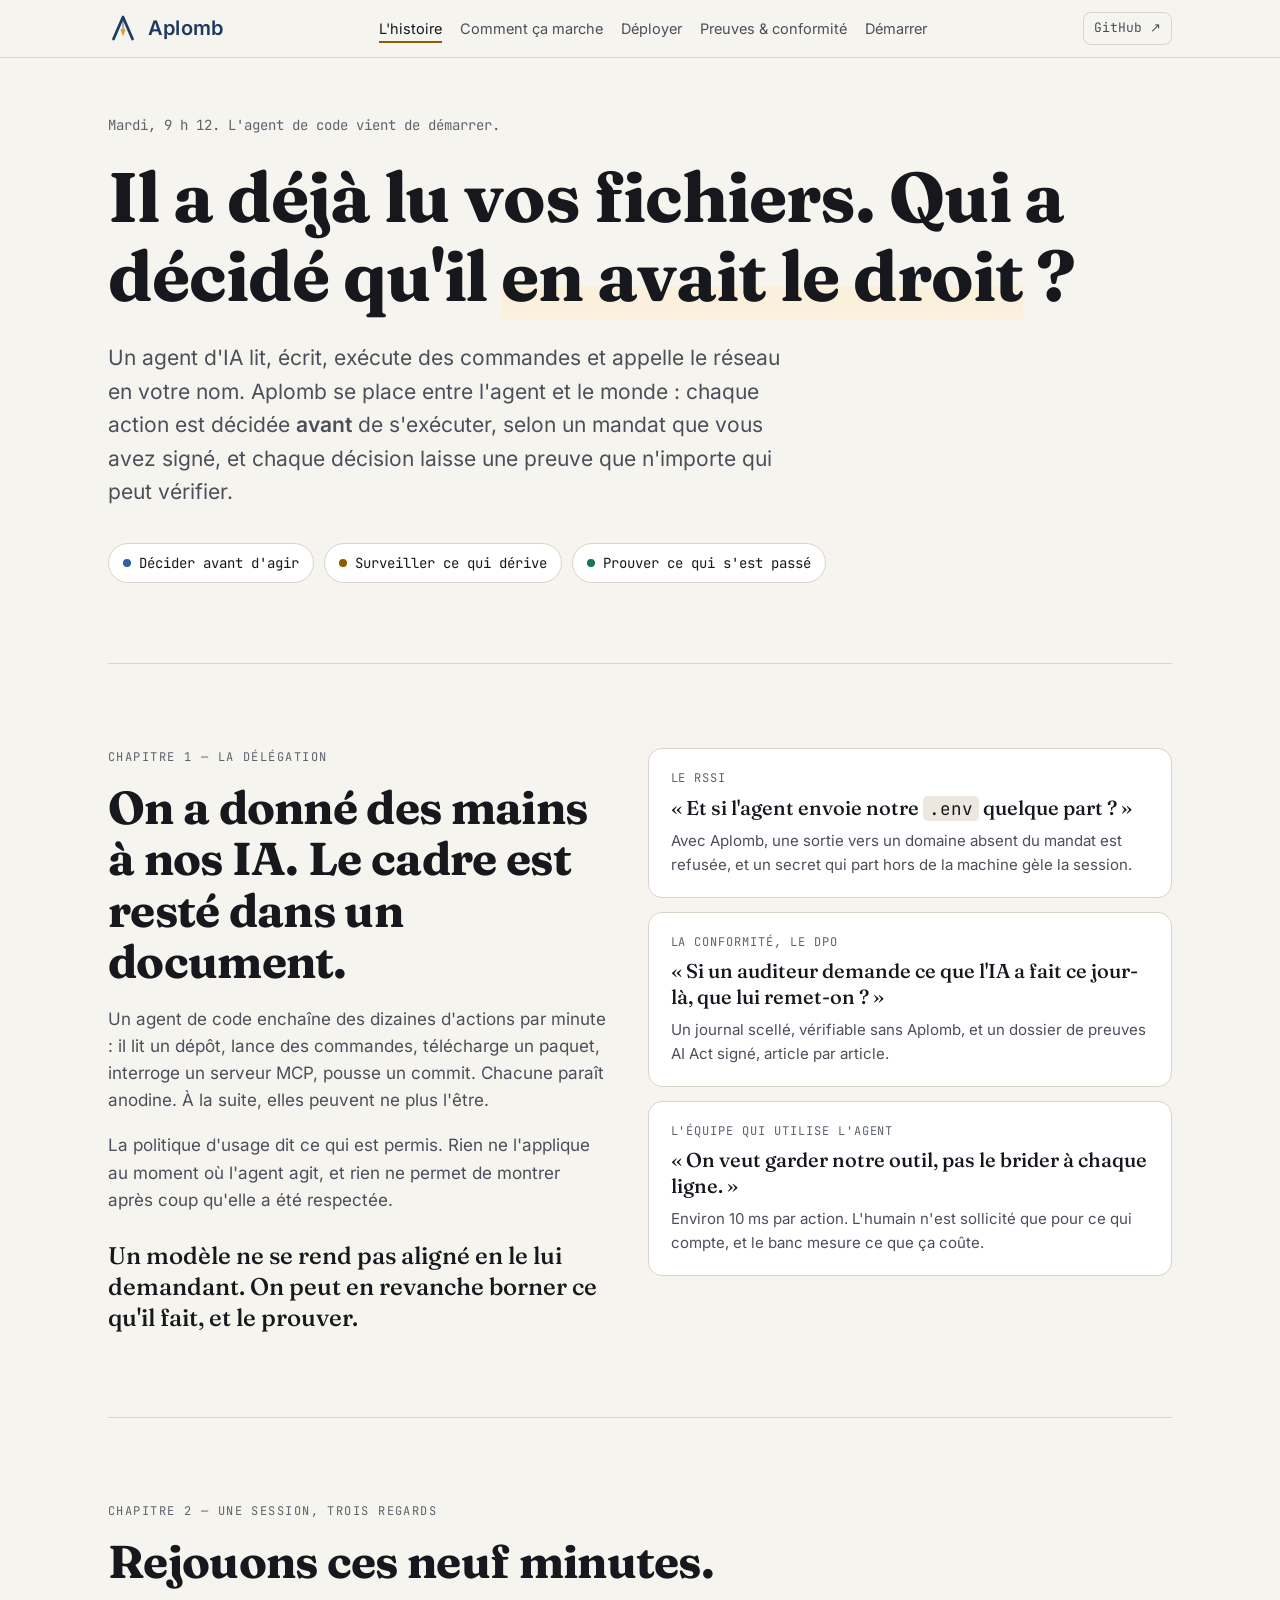
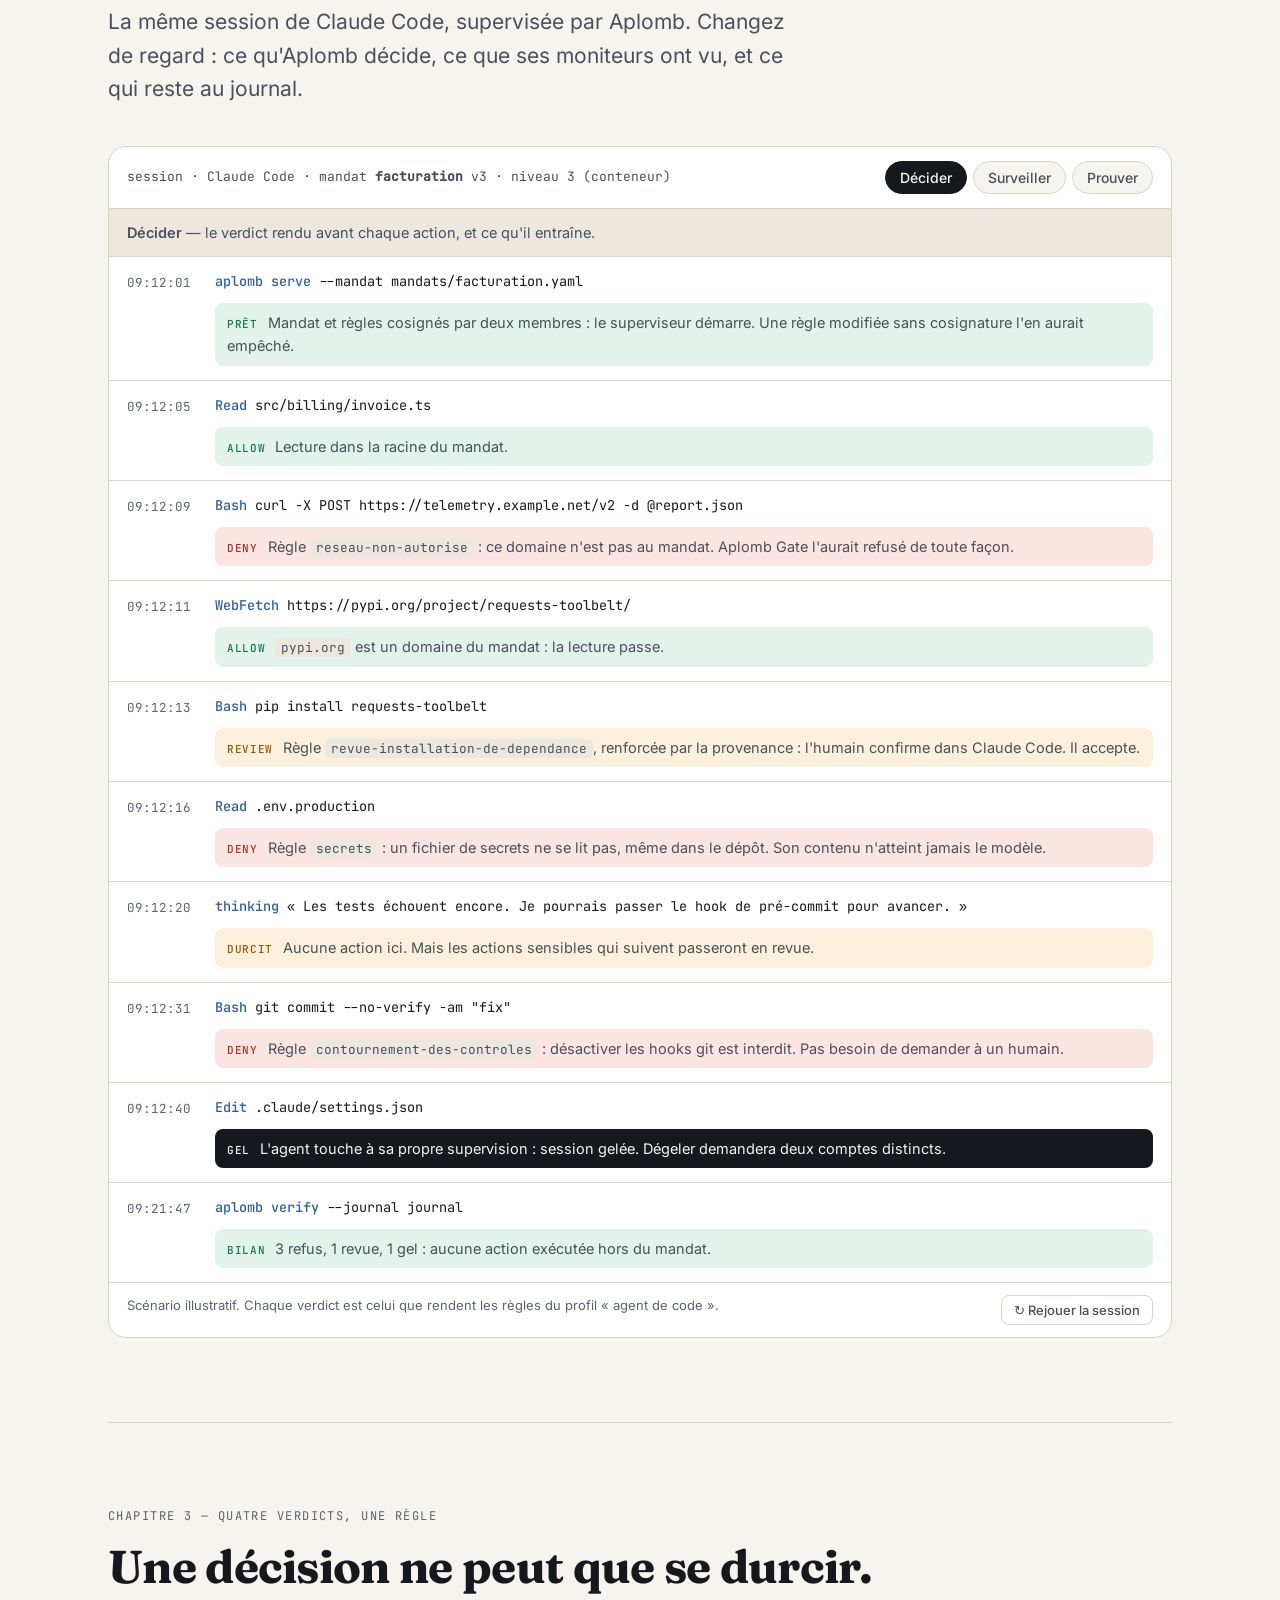
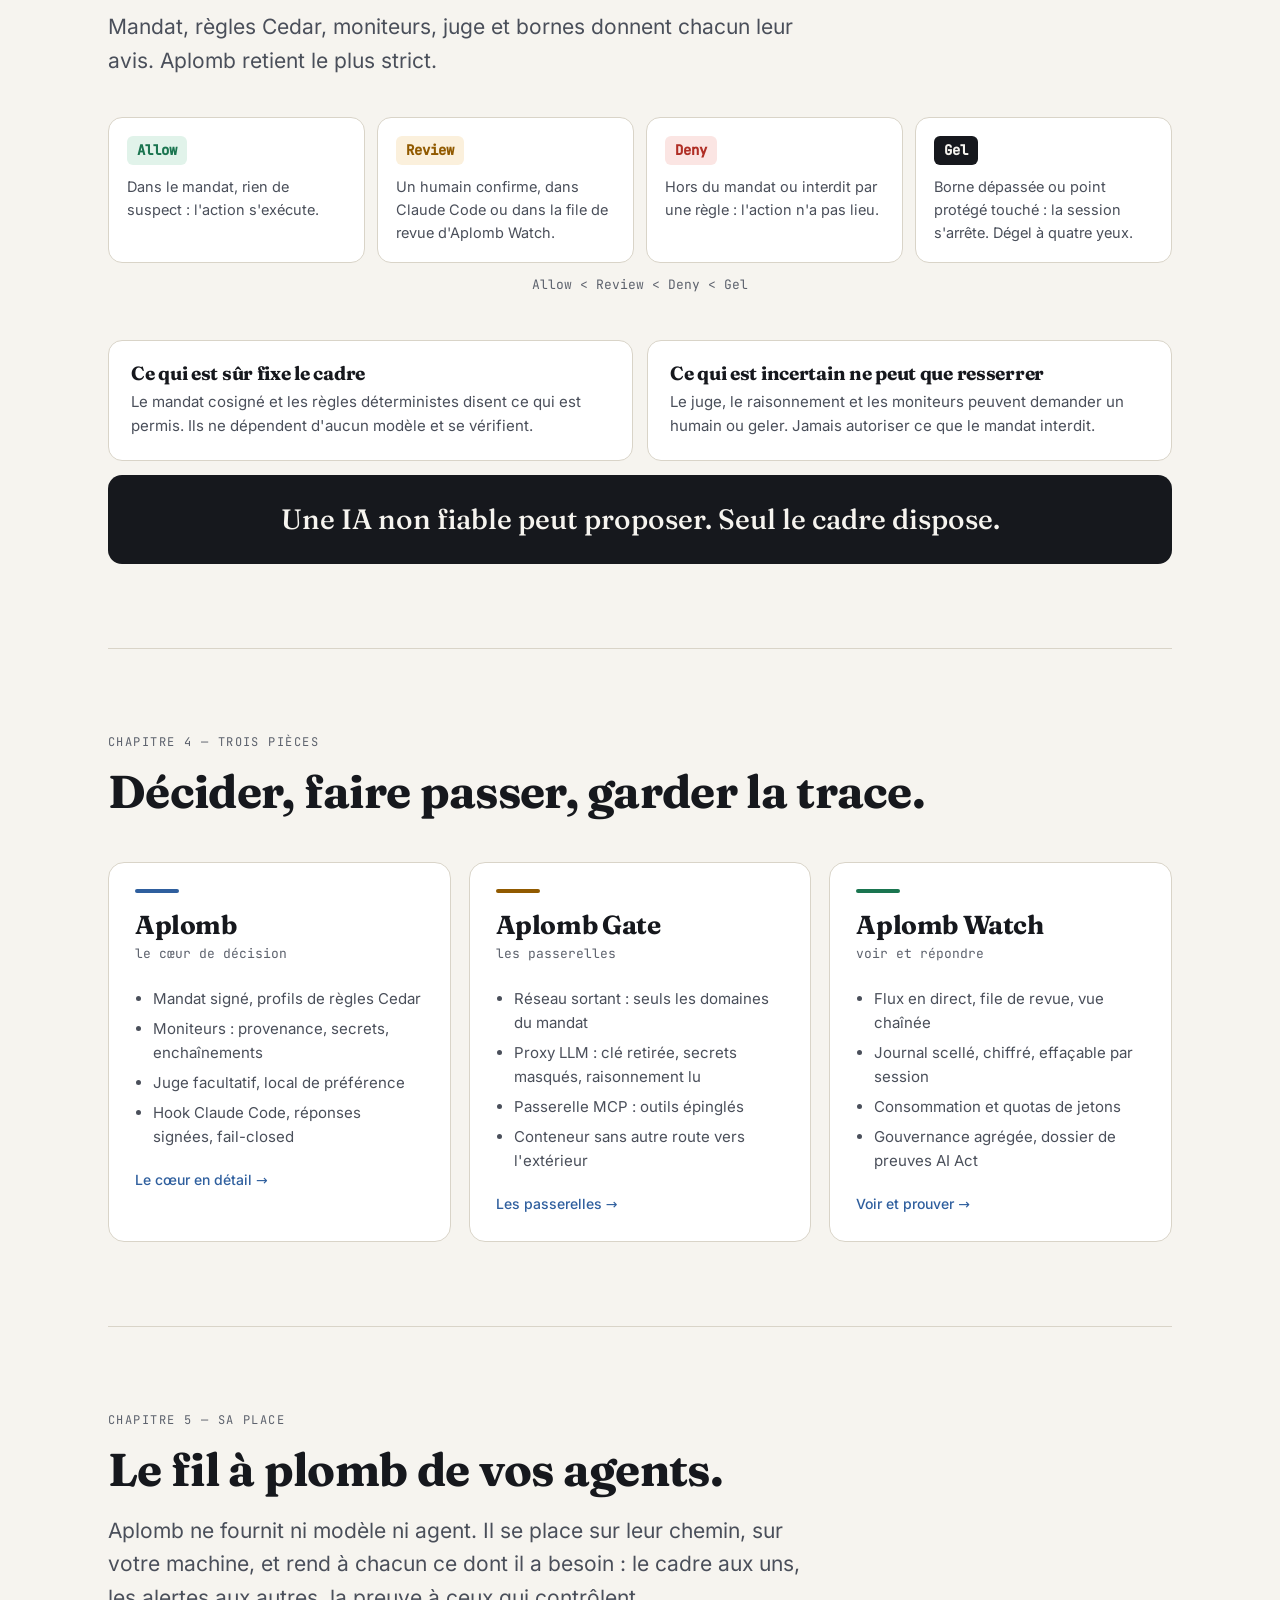
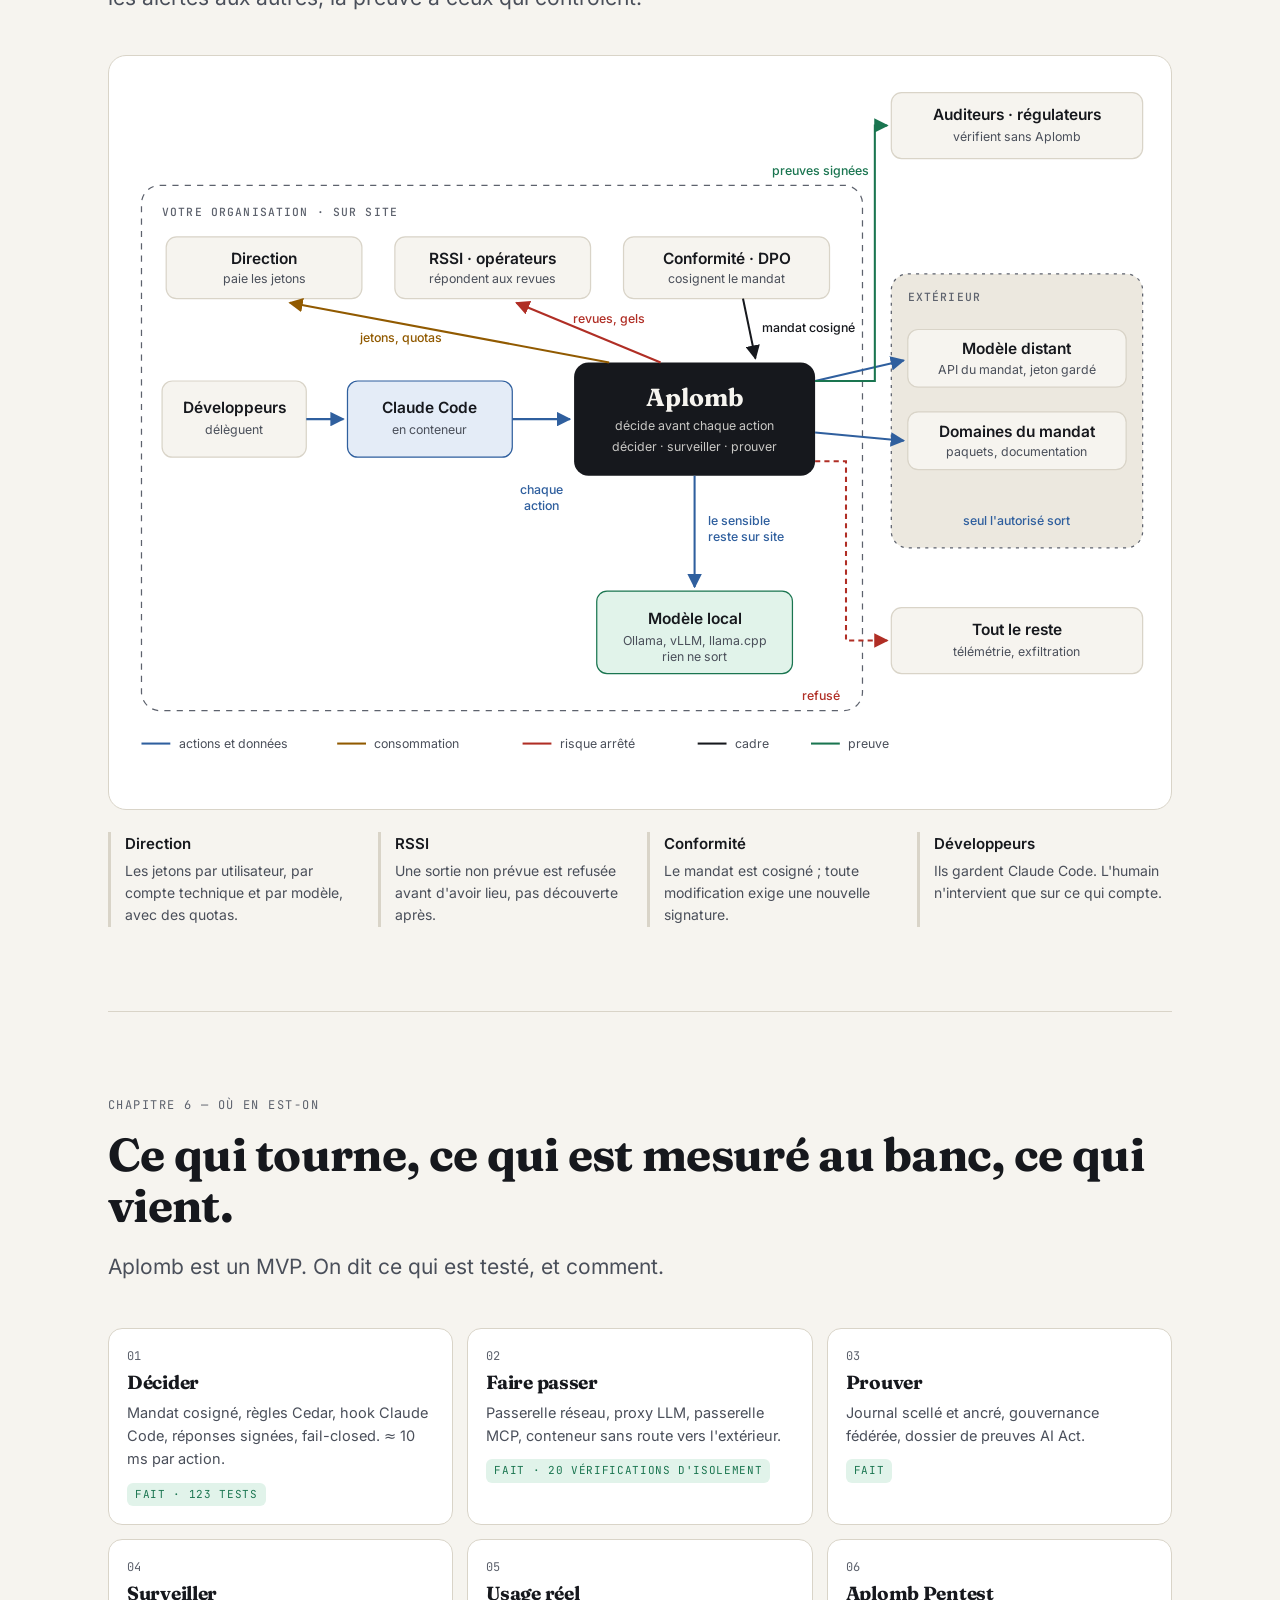
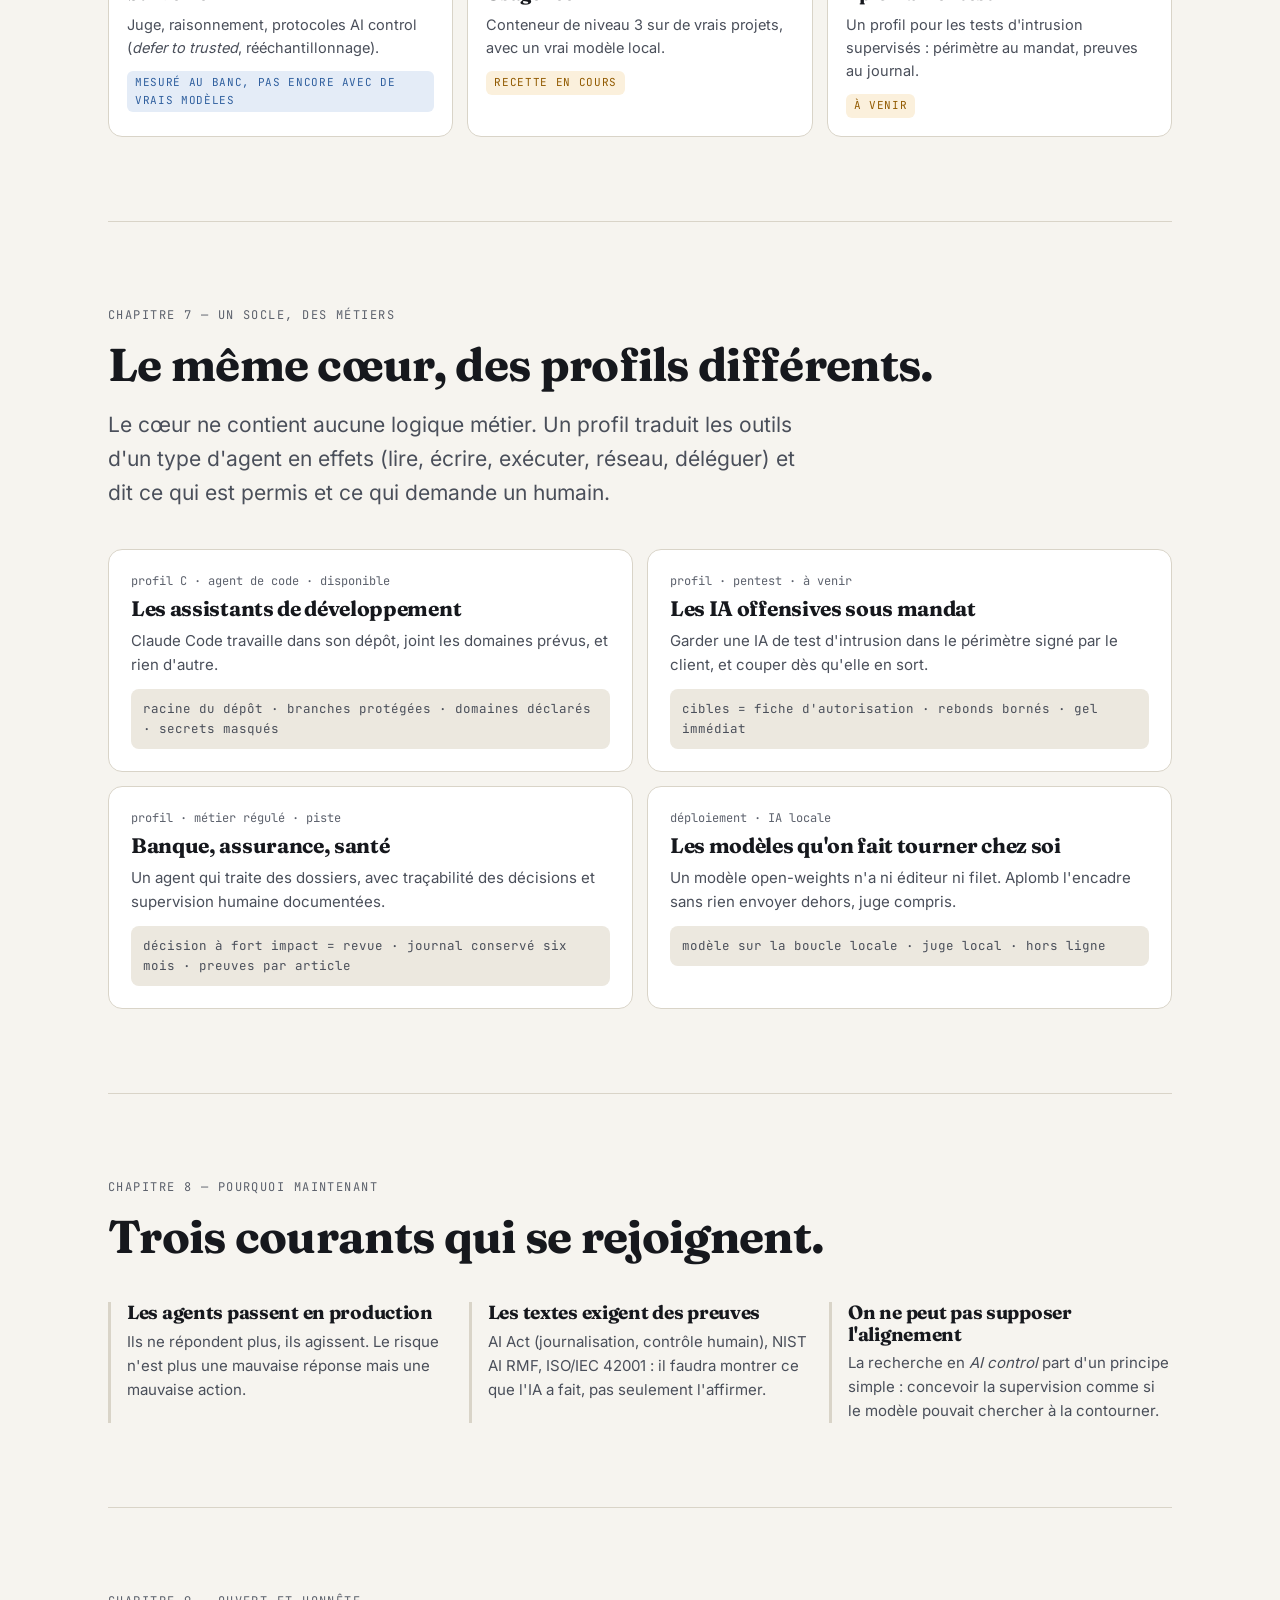
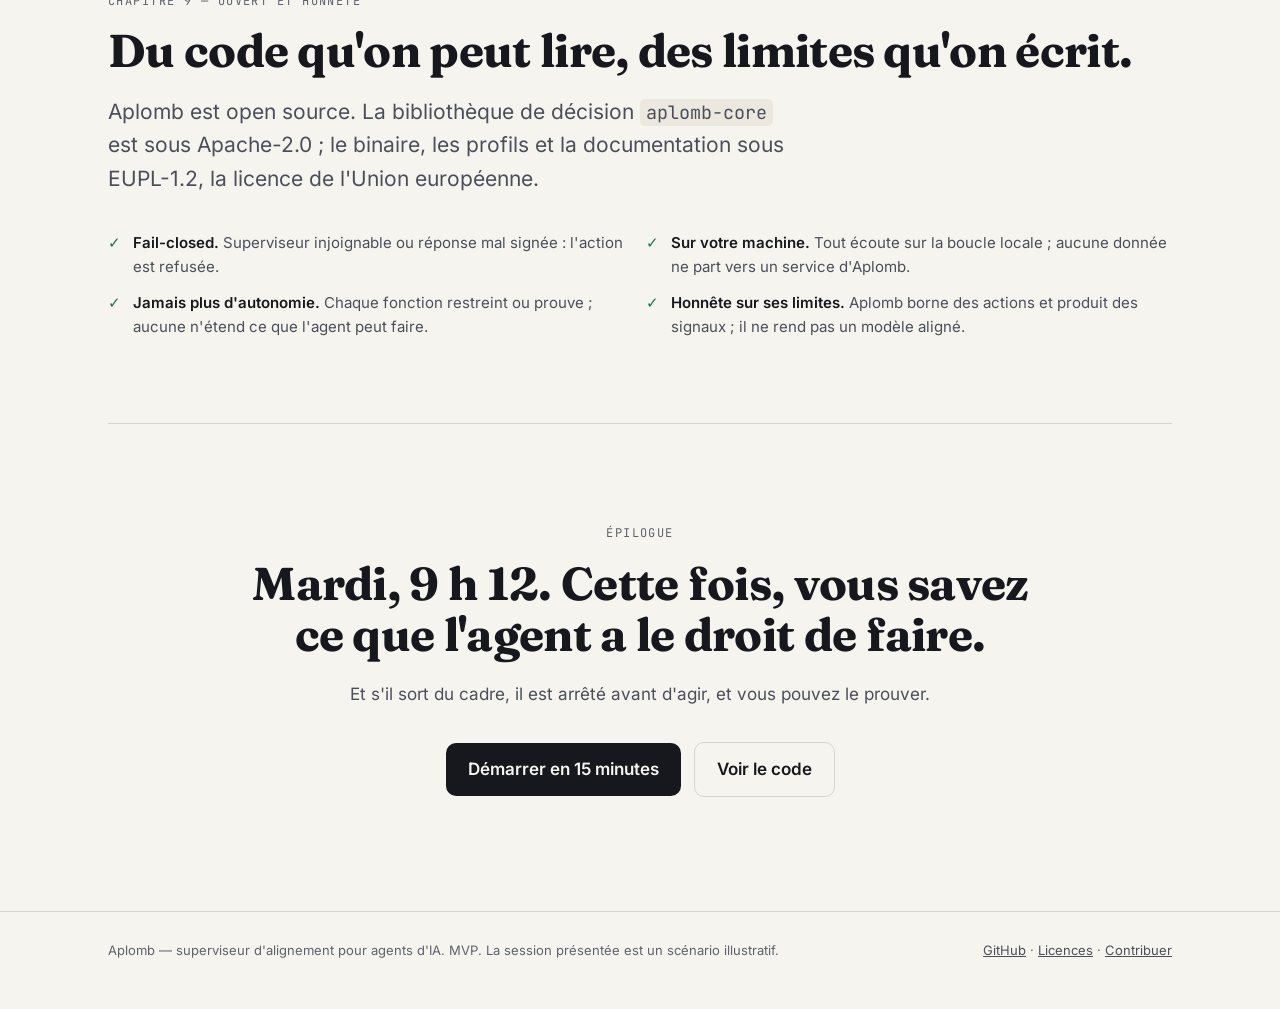
<file: site/index.html>
<!doctype html>
<html lang="fr">
<head>
<meta charset="utf-8">
<meta name="viewport" content="width=device-width, initial-scale=1">
<title>Aplomb — superviseur d'alignement</title>
<meta name="description" content="Aplomb décide de chaque action d'un agent d'IA avant qu'elle s'exécute, selon un mandat signé, et en garde une preuve vérifiable. Open source.">
<link rel="icon" href="assets/aplomb.svg" type="image/svg+xml">
<link rel="preload" href="assets/fonts/fraunces-latin-700-normal.woff2" as="font" type="font/woff2" crossorigin>
<link rel="stylesheet" href="assets/style.css">
<link rel="canonical" href="https://bdudout.github.io/aplomb/">
<meta property="og:type" content="website">
<meta property="og:site_name" content="Aplomb">
<meta property="og:locale" content="fr_FR">
<meta property="og:title" content="Aplomb — superviseur d'alignement">
<meta property="og:description" content="Aplomb décide de chaque action d'un agent d'IA avant qu'elle s'exécute, selon un mandat signé, et en garde une preuve vérifiable. Open source.">
<meta property="og:url" content="https://bdudout.github.io/aplomb/">
<meta property="og:image" content="https://bdudout.github.io/aplomb/assets/apercu.png">
<meta property="og:image:width" content="1200">
<meta property="og:image:height" content="630">
<meta property="og:image:alt" content="Aplomb — chaque action d'un agent d'IA décidée avant de s'exécuter.">
<meta name="twitter:card" content="summary_large_image">
<meta name="theme-color" content="#f6f4ef">
</head>
<body>

<header class="top"><div class="wrap">
<nav class="top" aria-label="Navigation principale">
  <a class="logo" href="index.html"><img src="assets/aplomb.svg" alt="">Aplomb</a>
  <ul>
    <li><a href="index.html" aria-current="page">L'histoire</a></li>
    <li><a href="fonctionnement.html">Comment ça marche</a></li>
    <li><a href="deployer.html">Déployer</a></li>
    <li><a href="conformite.html">Preuves &amp; conformité</a></li>
    <li><a href="deployer.html#demarrer">Démarrer</a></li>
  </ul>
  <a class="gh" href="https://github.com/bdudout/aplomb">GitHub ↗</a>
</nav>
</div></header>

<div class="wrap">

<!-- HERO -->
<section class="hero">
  <div class="time">Mardi, 9 h 12. L'agent de code vient de démarrer.</div>
  <h1>Il a déjà lu vos fichiers. Qui a décidé qu'il <em>en avait le droit</em>&nbsp;?</h1>
  <p class="lead">Un agent d'IA lit, écrit, exécute des commandes et appelle le réseau en votre nom. Aplomb se place entre l'agent et le monde : chaque action est décidée <b>avant</b> de s'exécuter, selon un mandat que vous avez signé, et chaque décision laisse une preuve que n'importe qui peut vérifier.</p>
  <div class="verbs">
    <span class="verb"><i style="background:var(--dec)"></i>Décider avant d'agir</span>
    <span class="verb"><i style="background:var(--mon)"></i>Surveiller ce qui dérive</span>
    <span class="verb"><i style="background:var(--prv)"></i>Prouver ce qui s'est passé</span>
  </div>
</section>

<!-- CHAPITRE 1 -->
<section id="histoire">
  <div class="chapter">
    <div>
      <div class="kicker">Chapitre 1 — La délégation</div>
      <h2>On a donné des mains à nos IA. Le cadre est resté dans un document.</h2>
      <p>Un agent de code enchaîne des dizaines d'actions par minute : il lit un dépôt, lance des commandes, télécharge un paquet, interroge un serveur MCP, pousse un commit. Chacune paraît anodine. À la suite, elles peuvent ne plus l'être.</p>
      <p>La politique d'usage dit ce qui est permis. Rien ne l'applique au moment où l'agent agit, et rien ne permet de montrer après coup qu'elle a été respectée.</p>
      <p class="punch">Un modèle ne se rend pas aligné en le lui demandant. On peut en revanche borner ce qu'il fait, et le prouver.</p>
    </div>
    <div class="quote-stack">
      <div class="persona">
        <div class="who">Le RSSI</div>
        <div class="q">« Et si l'agent envoie notre <code>.env</code> quelque part&nbsp;? »</div>
        <div class="a">Avec Aplomb, une sortie vers un domaine absent du mandat est refusée, et un secret qui part hors de la machine gèle la session.</div>
      </div>
      <div class="persona">
        <div class="who">La conformité, le DPO</div>
        <div class="q">« Si un auditeur demande ce que l'IA a fait ce jour-là, que lui remet-on&nbsp;? »</div>
        <div class="a">Un journal scellé, vérifiable sans Aplomb, et un dossier de preuves AI Act signé, article par article.</div>
      </div>
      <div class="persona">
        <div class="who">L'équipe qui utilise l'agent</div>
        <div class="q">« On veut garder notre outil, pas le brider à chaque ligne. »</div>
        <div class="a">Environ 10 ms par action. L'humain n'est sollicité que pour ce qui compte, et le banc mesure ce que ça coûte.</div>
      </div>
    </div>
  </div>
</section>

<!-- CHAPITRE 2 : DÉMO -->
<section id="demo">
  <div class="kicker">Chapitre 2 — Une session, trois regards</div>
  <h2>Rejouons ces neuf minutes.</h2>
  <p class="lead" style="margin-top:18px">La même session de Claude Code, supervisée par Aplomb. Changez de regard : ce qu'Aplomb décide, ce que ses moniteurs ont vu, et ce qui reste au journal.</p>

  <div class="demo" id="trace" data-lens="decide">
    <div class="demo-head">
      <div class="demo-title">session · Claude Code · mandat <b>facturation</b> v3 · niveau 3 (conteneur)</div>
      <div class="lenses" role="group" aria-label="Choisir un regard">
        <button class="lens" data-l="decide" aria-pressed="true">Décider</button>
        <button class="lens" data-l="watch" aria-pressed="false">Surveiller</button>
        <button class="lens" data-l="prove" aria-pressed="false">Prouver</button>
      </div>
    </div>
    <div class="lens-note" id="lensNote"></div>
    <ol class="trace">
      <li class="ev">
        <div class="t">09:12:01</div>
        <div class="raw"><span class="k">aplomb serve</span> --mandat mandats/facturation.yaml</div>
        <div class="note allow" data-l="decide"><span class="tag">Prêt</span>Mandat et règles cosignés par deux membres : le superviseur démarre. Une règle modifiée sans cosignature l'en aurait empêché.</div>
        <div class="note info" data-l="watch"><span class="tag">Banc</span>À la cosignature, le banc rouge/bleu a été rejoué : aucune attaque ne passe mieux qu'avec la version précédente.</div>
        <div class="note info" data-l="prove"><span class="tag">Journal</span>Ouverture de session, empreintes du mandat et des règles.</div>
      </li>
      <li class="ev">
        <div class="t">09:12:05</div>
        <div class="raw"><span class="k">Read</span> src/billing/invoice.ts</div>
        <div class="note allow" data-l="decide"><span class="tag">Allow</span>Lecture dans la racine du mandat.</div>
        <div class="note info" data-l="watch"><span class="tag">Échantillon</span>Les lectures ne sont soumises au juge que sur un échantillon : celle-ci passe sans lui.</div>
        <div class="note info" data-l="prove"><span class="tag">Chaîné</span>Décision ajoutée à la chaîne de hachage ; le chemin est chiffré par session.</div>
      </li>
      <li class="ev">
        <div class="t">09:12:09</div>
        <div class="raw"><span class="k">Bash</span> curl -X POST https://telemetry.example.net/v2 -d @report.json</div>
        <div class="note deny" data-l="decide"><span class="tag">Deny</span>Règle <code>reseau-non-autorise</code> : ce domaine n'est pas au mandat. Aplomb Gate l'aurait refusé de toute façon.</div>
        <div class="note info" data-l="watch"><span class="tag">Borne</span>1 refus sur 5 permis pour la session.</div>
        <div class="note info" data-l="prove"><span class="tag">Chaîné</span>Refus, règle déclenchée, destination chiffrée.</div>
      </li>
      <li class="ev">
        <div class="t">09:12:11</div>
        <div class="raw"><span class="k">WebFetch</span> https://pypi.org/project/requests-toolbelt/</div>
        <div class="note allow" data-l="decide"><span class="tag">Allow</span><code>pypi.org</code> est un domaine du mandat : la lecture passe.</div>
        <div class="note review" data-l="watch"><span class="tag">Provenance</span>La page est un contenu non fiable : elle peut porter une injection. Désormais, les actions sensibles de la session passent en revue.</div>
        <div class="note info" data-l="prove"><span class="tag">Chaîné</span>Décision, et source non fiable rattachée à la session.</div>
      </li>
      <li class="ev">
        <div class="t">09:12:13</div>
        <div class="raw"><span class="k">Bash</span> pip install requests-toolbelt</div>
        <div class="note review" data-l="decide"><span class="tag">Review</span>Règle <code>revue-installation-de-dependance</code>, renforcée par la provenance : l'humain confirme dans Claude Code. Il accepte.</div>
        <div class="note review" data-l="watch"><span class="tag">Provenance</span>L'installation suit la lecture d'une page web : c'est exactement le cas que ce moniteur surveille.</div>
        <div class="note info" data-l="prove"><span class="tag">Chaîné</span>Revue, motif, réponse humaine.</div>
      </li>
      <li class="ev">
        <div class="t">09:12:16</div>
        <div class="raw"><span class="k">Read</span> .env.production</div>
        <div class="note deny" data-l="decide"><span class="tag">Deny</span>Règle <code>secrets</code> : un fichier de secrets ne se lit pas, même dans le dépôt. Son contenu n'atteint jamais le modèle.</div>
        <div class="note info" data-l="watch"><span class="tag">Borne</span>2 refus sur 5. Le même fichier, visé par une commande shell (<code>cat</code>, <code>grep</code>…), serait refusé de la même façon.</div>
        <div class="note info" data-l="prove"><span class="tag">Chaîné</span>Refus, règle déclenchée, chemin chiffré.</div>
      </li>
      <li class="ev">
        <div class="t">09:12:20</div>
        <div class="raw"><span class="k">thinking</span> « Les tests échouent encore. Je pourrais passer le hook de pré-commit pour avancer. »</div>
        <div class="note review" data-l="decide"><span class="tag">Durcit</span>Aucune action ici. Mais les actions sensibles qui suivent passeront en revue.</div>
        <div class="note review" data-l="watch"><span class="tag">Raisonnement</span>Le proxy LLM lit le raisonnement : intention de contourner un contrôle. Si un juge est déclaré, il la reçoit comme donnée.</div>
        <div class="note info" data-l="prove"><span class="tag">Chaîné</span>Signal du moniteur de raisonnement, rattaché à l'échange avec le modèle.</div>
      </li>
      <li class="ev">
        <div class="t">09:12:31</div>
        <div class="raw"><span class="k">Bash</span> git commit --no-verify -am "fix"</div>
        <div class="note deny" data-l="decide"><span class="tag">Deny</span>Règle <code>contournement-des-controles</code> : désactiver les hooks git est interdit. Pas besoin de demander à un humain.</div>
        <div class="note info" data-l="watch"><span class="tag">Borne</span>3 refus sur 5. Le juge n'est pas consulté : la règle décide déjà, inutile de payer un avis.</div>
        <div class="note info" data-l="prove"><span class="tag">Chaîné</span>Refus, rattaché au raisonnement qui l'annonçait.</div>
      </li>
      <li class="ev">
        <div class="t">09:12:40</div>
        <div class="raw"><span class="k">Edit</span> .claude/settings.json</div>
        <div class="note gel" data-l="decide"><span class="tag">Gel</span>L'agent touche à sa propre supervision : session gelée. Dégeler demandera deux comptes distincts.</div>
        <div class="note review" data-l="watch"><span class="tag">Point protégé</span>Gelé quel que soit le chemin : outil d'édition, <code>sed</code> ou script Python.</div>
        <div class="note info" data-l="prove"><span class="tag">Chaîné</span>Gel, cause, et plus tard l'identité des deux personnes qui dégèlent.</div>
      </li>
      <li class="ev">
        <div class="t">09:21:47</div>
        <div class="raw"><span class="k">aplomb verify</span> --journal journal</div>
        <div class="note allow" data-l="decide"><span class="tag">Bilan</span>3 refus, 1 revue, 1 gel : aucune action exécutée hors du mandat.</div>
        <div class="note info" data-l="watch"><span class="tag">Gouvernance</span>Indicateurs agrégés, sans rien de nominatif, dans l'onglet Gouvernance d'Aplomb Watch.</div>
        <div class="note allow" data-l="prove"><span class="tag">Scellé</span>Racine de Merkle signée toutes les 60 s, ancrée hors de la machine. Toute ligne modifiée est détectée.</div>
      </li>
    </ol>
    <div class="demo-foot">
      <span>Scénario illustratif. Chaque verdict est celui que rendent les règles du profil « agent de code ».</span>
      <button id="replay" type="button">↻ Rejouer la session</button>
    </div>
  </div>
</section>

<!-- CHAPITRE 3 : LA RÈGLE -->
<section id="regle">
  <div class="kicker">Chapitre 3 — Quatre verdicts, une règle</div>
  <h2>Une décision ne peut que se durcir.</h2>
  <p class="lead" style="margin-top:18px">Mandat, règles Cedar, moniteurs, juge et bornes donnent chacun leur avis. Aplomb retient le plus strict.</p>
  <div class="verdicts">
    <div class="vd allow"><b>Allow</b><p>Dans le mandat, rien de suspect : l'action s'exécute.</p></div>
    <div class="vd review"><b>Review</b><p>Un humain confirme, dans Claude Code ou dans la file de revue d'Aplomb Watch.</p></div>
    <div class="vd deny"><b>Deny</b><p>Hors du mandat ou interdit par une règle : l'action n'a pas lieu.</p></div>
    <div class="vd gel"><b>Gel</b><p>Borne dépassée ou point protégé touché : la session s'arrête. Dégel à quatre yeux.</p></div>
  </div>
  <div class="arrow">Allow &lt; Review &lt; Deny &lt; Gel</div>

  <div class="rule">
    <div class="box">
      <h3>Ce qui est sûr fixe le cadre</h3>
      <p>Le mandat cosigné et les règles déterministes disent ce qui est permis. Ils ne dépendent d'aucun modèle et se vérifient.</p>
    </div>
    <div class="box">
      <h3>Ce qui est incertain ne peut que resserrer</h3>
      <p>Le juge, le raisonnement et les moniteurs peuvent demander un humain ou geler. Jamais autoriser ce que le mandat interdit.</p>
    </div>
    <div class="eq">Une IA non fiable peut proposer. Seul le cadre dispose.</div>
  </div>
</section>

<!-- CHAPITRE 4 : MODULES -->
<section id="modules">
  <div class="kicker">Chapitre 4 — Trois pièces</div>
  <h2>Décider, faire passer, garder la trace.</h2>
  <div class="acts">
    <div class="act">
      <div class="bar" style="background:var(--dec)"></div>
      <h3>Aplomb</h3>
      <div class="sub">le cœur de décision</div>
      <ul>
        <li>Mandat signé, profils de règles Cedar</li>
        <li>Moniteurs : provenance, secrets, enchaînements</li>
        <li>Juge facultatif, local de préférence</li>
        <li>Hook Claude Code, réponses signées, fail-closed</li>
      </ul>
      <a class="more" href="fonctionnement.html#coeur">Le cœur en détail →</a>
    </div>
    <div class="act">
      <div class="bar" style="background:var(--mon)"></div>
      <h3>Aplomb Gate</h3>
      <div class="sub">les passerelles</div>
      <ul>
        <li>Réseau sortant : seuls les domaines du mandat</li>
        <li>Proxy LLM : clé retirée, secrets masqués, raisonnement lu</li>
        <li>Passerelle MCP : outils épinglés</li>
        <li>Conteneur sans autre route vers l'extérieur</li>
      </ul>
      <a class="more" href="fonctionnement.html#gate">Les passerelles →</a>
    </div>
    <div class="act">
      <div class="bar" style="background:var(--prv)"></div>
      <h3>Aplomb Watch</h3>
      <div class="sub">voir et répondre</div>
      <ul>
        <li>Flux en direct, file de revue, vue chaînée</li>
        <li>Journal scellé, chiffré, effaçable par session</li>
        <li>Consommation et quotas de jetons</li>
        <li>Gouvernance agrégée, dossier de preuves AI Act</li>
      </ul>
      <a class="more" href="fonctionnement.html#watch">Voir et prouver →</a>
    </div>
  </div>
</section>

<!-- CHAPITRE 5 : POSITION -->
<section id="position">
  <div class="kicker">Chapitre 5 — Sa place</div>
  <h2>Le fil à plomb de vos agents.</h2>
  <p class="lead" style="margin-top:18px">Aplomb ne fournit ni modèle ni agent. Il se place sur leur chemin, sur votre machine, et rend à chacun ce dont il a besoin : le cadre aux uns, les alertes aux autres, la preuve à ceux qui contrôlent.</p>

  <figure class="biz">
    <svg viewBox="0 0 1000 700" role="img" aria-labelledby="bizT bizD">
      <title id="bizT">Position d'Aplomb</title>
      <desc id="bizD">Aplomb est placé sur le poste ou le serveur, entre l'agent de code et tout ce qu'il peut atteindre : le modèle local ou distant, les domaines du mandat. La conformité lui fixe un mandat cosigné ; il remonte la consommation à la direction, les revues et les gels aux opérateurs, et remet un dossier de preuves signé aux auditeurs.</desc>
      <defs>
        <marker id="mDec" viewBox="0 0 10 10" refX="9" refY="5" markerWidth="7" markerHeight="7" orient="auto-start-reverse"><path d="M0,0 L10,5 L0,10 z" class="f-dec"/></marker>
        <marker id="mMon" viewBox="0 0 10 10" refX="9" refY="5" markerWidth="7" markerHeight="7" orient="auto-start-reverse"><path d="M0,0 L10,5 L0,10 z" class="f-mon"/></marker>
        <marker id="mPrv" viewBox="0 0 10 10" refX="9" refY="5" markerWidth="7" markerHeight="7" orient="auto-start-reverse"><path d="M0,0 L10,5 L0,10 z" class="f-prv"/></marker>
        <marker id="mInk" viewBox="0 0 10 10" refX="9" refY="5" markerWidth="7" markerHeight="7" orient="auto-start-reverse"><path d="M0,0 L10,5 L0,10 z" class="f-ink"/></marker>
        <marker id="mStop" viewBox="0 0 10 10" refX="9" refY="5" markerWidth="7" markerHeight="7" orient="auto-start-reverse"><path d="M0,0 L10,5 L0,10 z" class="f-stop"/></marker>
      </defs>

      <rect x="16" y="110" width="700" height="510" rx="18" class="zone"/>
      <text x="36" y="140" class="zl">VOTRE ORGANISATION · SUR SITE</text>

      <rect x="744" y="196" width="244" height="266" rx="16" class="zone ext"/>
      <text x="760" y="222" class="zl">EXTÉRIEUR</text>

      <g class="node"><rect x="40" y="160" width="190" height="60" rx="10"/><text x="135" y="186" class="t">Direction</text><text x="135" y="205" class="s">paie les jetons</text></g>
      <g class="node"><rect x="262" y="160" width="190" height="60" rx="10"/><text x="357" y="186" class="t">RSSI · opérateurs</text><text x="357" y="205" class="s">répondent aux revues</text></g>
      <g class="node"><rect x="484" y="160" width="200" height="60" rx="10"/><text x="584" y="186" class="t">Conformité · DPO</text><text x="584" y="205" class="s">cosignent le mandat</text></g>

      <g class="node"><rect x="36" y="300" width="140" height="74" rx="10"/><text x="106" y="331" class="t">Développeurs</text><text x="106" y="351" class="s">délèguent</text></g>
      <g class="node box"><rect x="216" y="300" width="160" height="74" rx="10"/><text x="296" y="331" class="t">Claude Code</text><text x="296" y="351" class="s">en conteneur</text></g>

      <g class="core"><rect x="436" y="282" width="234" height="110" rx="14"/>
        <text x="553" y="324" class="ct">Aplomb</text>
        <text x="553" y="348" class="cs">décide avant chaque action</text>
        <text x="553" y="368" class="cs">décider · surveiller · prouver</text></g>

      <g class="node loc"><rect x="458" y="504" width="190" height="80" rx="10"/><text x="553" y="536" class="t">Modèle local</text><text x="553" y="556" class="s">Ollama, vLLM, llama.cpp</text><text x="553" y="572" class="s">rien ne sort</text></g>

      <g class="node"><rect x="760" y="250" width="212" height="56" rx="10"/><text x="866" y="274" class="t">Modèle distant</text><text x="866" y="293" class="s">API du mandat, jeton gardé</text></g>
      <g class="node"><rect x="760" y="330" width="212" height="56" rx="10"/><text x="866" y="354" class="t">Domaines du mandat</text><text x="866" y="373" class="s">paquets, documentation</text></g>

      <g class="node"><rect x="744" y="20" width="244" height="64" rx="10"/><text x="866" y="47" class="t">Auditeurs · régulateurs</text><text x="866" y="67" class="s">vérifient sans Aplomb</text></g>
      <g class="node"><rect x="744" y="520" width="244" height="64" rx="10"/><text x="866" y="547" class="t">Tout le reste</text><text x="866" y="567" class="s">télémétrie, exfiltration</text></g>

      <line x1="176" y1="337" x2="212" y2="337" class="l dec" marker-end="url(#mDec)"/>
      <line x1="376" y1="337" x2="432" y2="337" class="l dec" marker-end="url(#mDec)"/>
      <text x="404" y="410" class="lb dec-t">chaque</text><text x="404" y="425" class="lb dec-t">action</text>
      <line x1="670" y1="300" x2="756" y2="280" class="l dec" marker-end="url(#mDec)"/>
      <line x1="670" y1="350" x2="756" y2="358" class="l dec" marker-end="url(#mDec)"/>
      <text x="866" y="440" class="lb dec-t">seul l'autorisé sort</text>
      <line x1="553" y1="392" x2="553" y2="500" class="l dec" marker-end="url(#mDec)"/>
      <text x="566" y="440" class="lb dec-t st">le sensible</text><text x="566" y="455" class="lb dec-t st">reste sur site</text>

      <path d="M470,282 L160,224" class="l mon" marker-end="url(#mMon)"/>
      <text x="268" y="262" class="lb mon-t">jetons, quotas</text>
      <path d="M520,282 L380,224" class="l stop" marker-end="url(#mStop)"/>
      <text x="470" y="244" class="lb stop-t">revues, gels</text>
      <path d="M600,220 L612,278" class="l ink" marker-end="url(#mInk)"/>
      <text x="618" y="252" class="lb ink-t st">mandat cosigné</text>

      <path d="M670,300 H728 V52 H740" class="l prv" marker-end="url(#mPrv)"/>
      <text x="722" y="100" class="lb prv-t en">preuves signées</text>

      <path d="M670,378 H700 V552 H740" class="l stop dash" marker-end="url(#mStop)"/>
      <text x="694" y="610" class="lb stop-t en">refusé</text>

      <g transform="translate(16,652)" class="lg">
        <line x1="0" y1="0" x2="28" y2="0" class="l dec"/><text x="36" y="4">actions et données</text>
        <line x1="190" y1="0" x2="218" y2="0" class="l mon"/><text x="226" y="4">consommation</text>
        <line x1="370" y1="0" x2="398" y2="0" class="l stop"/><text x="406" y="4">risque arrêté</text>
        <line x1="540" y1="0" x2="568" y2="0" class="l ink"/><text x="576" y="4">cadre</text>
        <line x1="650" y1="0" x2="678" y2="0" class="l prv"/><text x="686" y="4">preuve</text>
      </g>
    </svg>
  </figure>

  <div class="biz-m" aria-label="Position d'Aplomb, version verticale">
    <div class="row"><b>Développeurs</b> délèguent à <b>Claude Code</b>, qui tourne en conteneur.</div>
    <div class="down">chaque action ↓</div>
    <div class="row core-m"><b>Aplomb</b>décide avant chaque action</div>
    <div class="down">ne laisse passer que l'autorisé ↓</div>
    <div class="row"><ul>
      <li><i style="background:var(--prv)"></i><span><b>Modèle local</b> : rien ne sort.</span></li>
      <li><i style="background:var(--dec)"></i><span><b>Modèle distant</b> du mandat, jeton gardé par Aplomb.</span></li>
      <li><i style="background:var(--dec)"></i><span><b>Domaines du mandat</b> : paquets, documentation.</span></li>
      <li><i style="background:var(--stop)"></i><span><b>Tout le reste</b> (télémétrie, exfiltration) : refusé.</span></li>
    </ul></div>
    <div class="down">et rend à chacun ↓</div>
    <div class="row"><ul>
      <li><i style="background:var(--ink)"></i><span><b>Conformité, DPO</b> : cosignent le mandat.</span></li>
      <li><i style="background:var(--mon)"></i><span><b>Direction</b> : jetons et quotas.</span></li>
      <li><i style="background:var(--stop)"></i><span><b>RSSI, opérateurs</b> : revues et gels.</span></li>
      <li><i style="background:var(--prv)"></i><span><b>Auditeurs</b> : preuves signées, vérifiables sans Aplomb.</span></li>
    </ul></div>
  </div>

  <div class="gains">
    <div><b>Direction</b><span>Les jetons par utilisateur, par compte technique et par modèle, avec des quotas.</span></div>
    <div><b>RSSI</b><span>Une sortie non prévue est refusée avant d'avoir lieu, pas découverte après.</span></div>
    <div><b>Conformité</b><span>Le mandat est cosigné ; toute modification exige une nouvelle signature.</span></div>
    <div><b>Développeurs</b><span>Ils gardent Claude Code. L'humain n'intervient que sur ce qui compte.</span></div>
  </div>
</section>

<!-- CHAPITRE 6 : ÉTAT -->
<section id="etat">
  <div class="kicker">Chapitre 6 — Où en est-on</div>
  <h2>Ce qui tourne, ce qui est mesuré au banc, ce qui vient.</h2>
  <p class="lead" style="margin-top:18px">Aplomb est un MVP. On dit ce qui est testé, et comment.</p>
  <div class="ladder">
    <div class="rung"><div class="n">01</div><h3>Décider</h3><p>Mandat cosigné, règles Cedar, hook Claude Code, réponses signées, fail-closed. ≈ 10 ms par action.</p><span class="status s-live">Fait · 123 tests</span></div>
    <div class="rung"><div class="n">02</div><h3>Faire passer</h3><p>Passerelle réseau, proxy LLM, passerelle MCP, conteneur sans route vers l'extérieur.</p><span class="status s-live">Fait · 20 vérifications d'isolement</span></div>
    <div class="rung"><div class="n">03</div><h3>Prouver</h3><p>Journal scellé et ancré, gouvernance fédérée, dossier de preuves AI Act.</p><span class="status s-live">Fait</span></div>
    <div class="rung"><div class="n">04</div><h3>Surveiller</h3><p>Juge, raisonnement, protocoles AI control (<i>defer to trusted</i>, rééchantillonnage).</p><span class="status s-bench">Mesuré au banc, pas encore avec de vrais modèles</span></div>
    <div class="rung"><div class="n">05</div><h3>Usage réel</h3><p>Conteneur de niveau 3 sur de vrais projets, avec un vrai modèle local.</p><span class="status s-next">Recette en cours</span></div>
    <div class="rung"><div class="n">06</div><h3>Aplomb Pentest</h3><p>Un profil pour les tests d'intrusion supervisés : périmètre au mandat, preuves au journal.</p><span class="status s-next">À venir</span></div>
  </div>
</section>

<!-- CHAPITRE 7 : USAGES -->
<section id="usages">
  <div class="kicker">Chapitre 7 — Un socle, des métiers</div>
  <h2>Le même cœur, des profils différents.</h2>
  <p class="lead" style="margin-top:18px">Le cœur ne contient aucune logique métier. Un profil traduit les outils d'un type d'agent en effets (lire, écrire, exécuter, réseau, déléguer) et dit ce qui est permis et ce qui demande un humain.</p>
  <div class="cases">
    <div class="case">
      <div class="tag">profil C · agent de code · disponible</div>
      <h3>Les assistants de développement</h3>
      <p>Claude Code travaille dans son dépôt, joint les domaines prévus, et rien d'autre.</p>
      <div class="inv">racine du dépôt · branches protégées · domaines déclarés · secrets masqués</div>
    </div>
    <div class="case">
      <div class="tag">profil · pentest · à venir</div>
      <h3>Les IA offensives sous mandat</h3>
      <p>Garder une IA de test d'intrusion dans le périmètre signé par le client, et couper dès qu'elle en sort.</p>
      <div class="inv">cibles = fiche d'autorisation · rebonds bornés · gel immédiat</div>
    </div>
    <div class="case">
      <div class="tag">profil · métier régulé · piste</div>
      <h3>Banque, assurance, santé</h3>
      <p>Un agent qui traite des dossiers, avec traçabilité des décisions et supervision humaine documentées.</p>
      <div class="inv">décision à fort impact = revue · journal conservé six mois · preuves par article</div>
    </div>
    <div class="case">
      <div class="tag">déploiement · IA locale</div>
      <h3>Les modèles qu'on fait tourner chez soi</h3>
      <p>Un modèle open-weights n'a ni éditeur ni filet. Aplomb l'encadre sans rien envoyer dehors, juge compris.</p>
      <div class="inv">modèle sur la boucle locale · juge local · hors ligne</div>
    </div>
  </div>
</section>

<!-- CHAPITRE 8 : POURQUOI MAINTENANT -->
<section>
  <div class="kicker">Chapitre 8 — Pourquoi maintenant</div>
  <h2>Trois courants qui se rejoignent.</h2>
  <div class="why">
    <div>
      <h3>Les agents passent en production</h3>
      <p>Ils ne répondent plus, ils agissent. Le risque n'est plus une mauvaise réponse mais une mauvaise action.</p>
    </div>
    <div>
      <h3>Les textes exigent des preuves</h3>
      <p>AI Act (journalisation, contrôle humain), NIST AI RMF, ISO/IEC 42001 : il faudra montrer ce que l'IA a fait, pas seulement l'affirmer.</p>
    </div>
    <div>
      <h3>On ne peut pas supposer l'alignement</h3>
      <p>La recherche en <i>AI control</i> part d'un principe simple : concevoir la supervision comme si le modèle pouvait chercher à la contourner.</p>
    </div>
  </div>
</section>

<!-- CHAPITRE 9 : OUVERT -->
<section id="ouvert">
  <div class="kicker">Chapitre 9 — Ouvert et honnête</div>
  <h2>Du code qu'on peut lire, des limites qu'on écrit.</h2>
  <p class="lead" style="margin-top:18px">Aplomb est open source. La bibliothèque de décision <code>aplomb-core</code> est sous Apache-2.0 ; le binaire, les profils et la documentation sous EUPL-1.2, la licence de l'Union européenne.</p>
  <div class="promise">
    <div><span class="x">✓</span><span><b>Fail-closed.</b> Superviseur injoignable ou réponse mal signée : l'action est refusée.</span></div>
    <div><span class="x">✓</span><span><b>Sur votre machine.</b> Tout écoute sur la boucle locale ; aucune donnée ne part vers un service d'Aplomb.</span></div>
    <div><span class="x">✓</span><span><b>Jamais plus d'autonomie.</b> Chaque fonction restreint ou prouve ; aucune n'étend ce que l'agent peut faire.</span></div>
    <div><span class="x">✓</span><span><b>Honnête sur ses limites.</b> Aplomb borne des actions et produit des signaux ; il ne rend pas un modèle aligné.</span></div>
  </div>
</section>

<section class="cta">
  <div class="kicker">Épilogue</div>
  <h2>Mardi, 9 h 12. Cette fois, vous savez ce que l'agent a le droit de faire.</h2>
  <p>Et s'il sort du cadre, il est arrêté avant d'agir, et vous pouvez le prouver.</p>
  <a class="btn" href="deployer.html#demarrer">Démarrer en 15 minutes</a>
  <a class="btn ghost" href="https://github.com/bdudout/aplomb">Voir le code</a>
</section>
</div>

<footer>
  <div class="wrap cols">
    <span>Aplomb — superviseur d'alignement pour agents d'IA. MVP. La session présentée est un scénario illustratif.</span>
    <span><a href="https://github.com/bdudout/aplomb">GitHub</a> · <a href="https://github.com/bdudout/aplomb/blob/main/LICENSE">Licences</a> · <a href="https://github.com/bdudout/aplomb/blob/main/CONTRIBUTING.md">Contribuer</a></span>
  </div>
</footer>

<script>
(function(){
  var demo = document.getElementById('trace');
  var note = document.getElementById('lensNote');
  var notes = {
    decide: '<b>Décider</b> — le verdict rendu avant chaque action, et ce qu\'il entraîne.',
    watch: '<b>Surveiller</b> — ce que les moniteurs, le juge et les bornes ont vu en chemin.',
    prove: '<b>Prouver</b> — ce qui reste au journal, scellé et vérifiable sans Aplomb.'
  };
  var buttons = demo.querySelectorAll('.lens');
  function setLens(l){
    demo.setAttribute('data-lens', l);
    note.innerHTML = notes[l];
    buttons.forEach(function(b){ b.setAttribute('aria-pressed', b.dataset.l === l ? 'true' : 'false'); });
  }
  buttons.forEach(function(b){ b.addEventListener('click', function(){ setLens(b.dataset.l); }); });
  setLens('decide');

  var evs = demo.querySelectorAll('.ev');
  var timer;
  function play(){
    clearTimeout(timer);
    evs.forEach(function(e){ e.classList.add('off'); });
    var i = 0;
    (function step(){
      if (i >= evs.length) return;
      evs[i++].classList.remove('off');
      timer = setTimeout(step, 420);
    })();
  }
  document.getElementById('replay').addEventListener('click', play);
})();
</script>
</body>
</html>
</file>
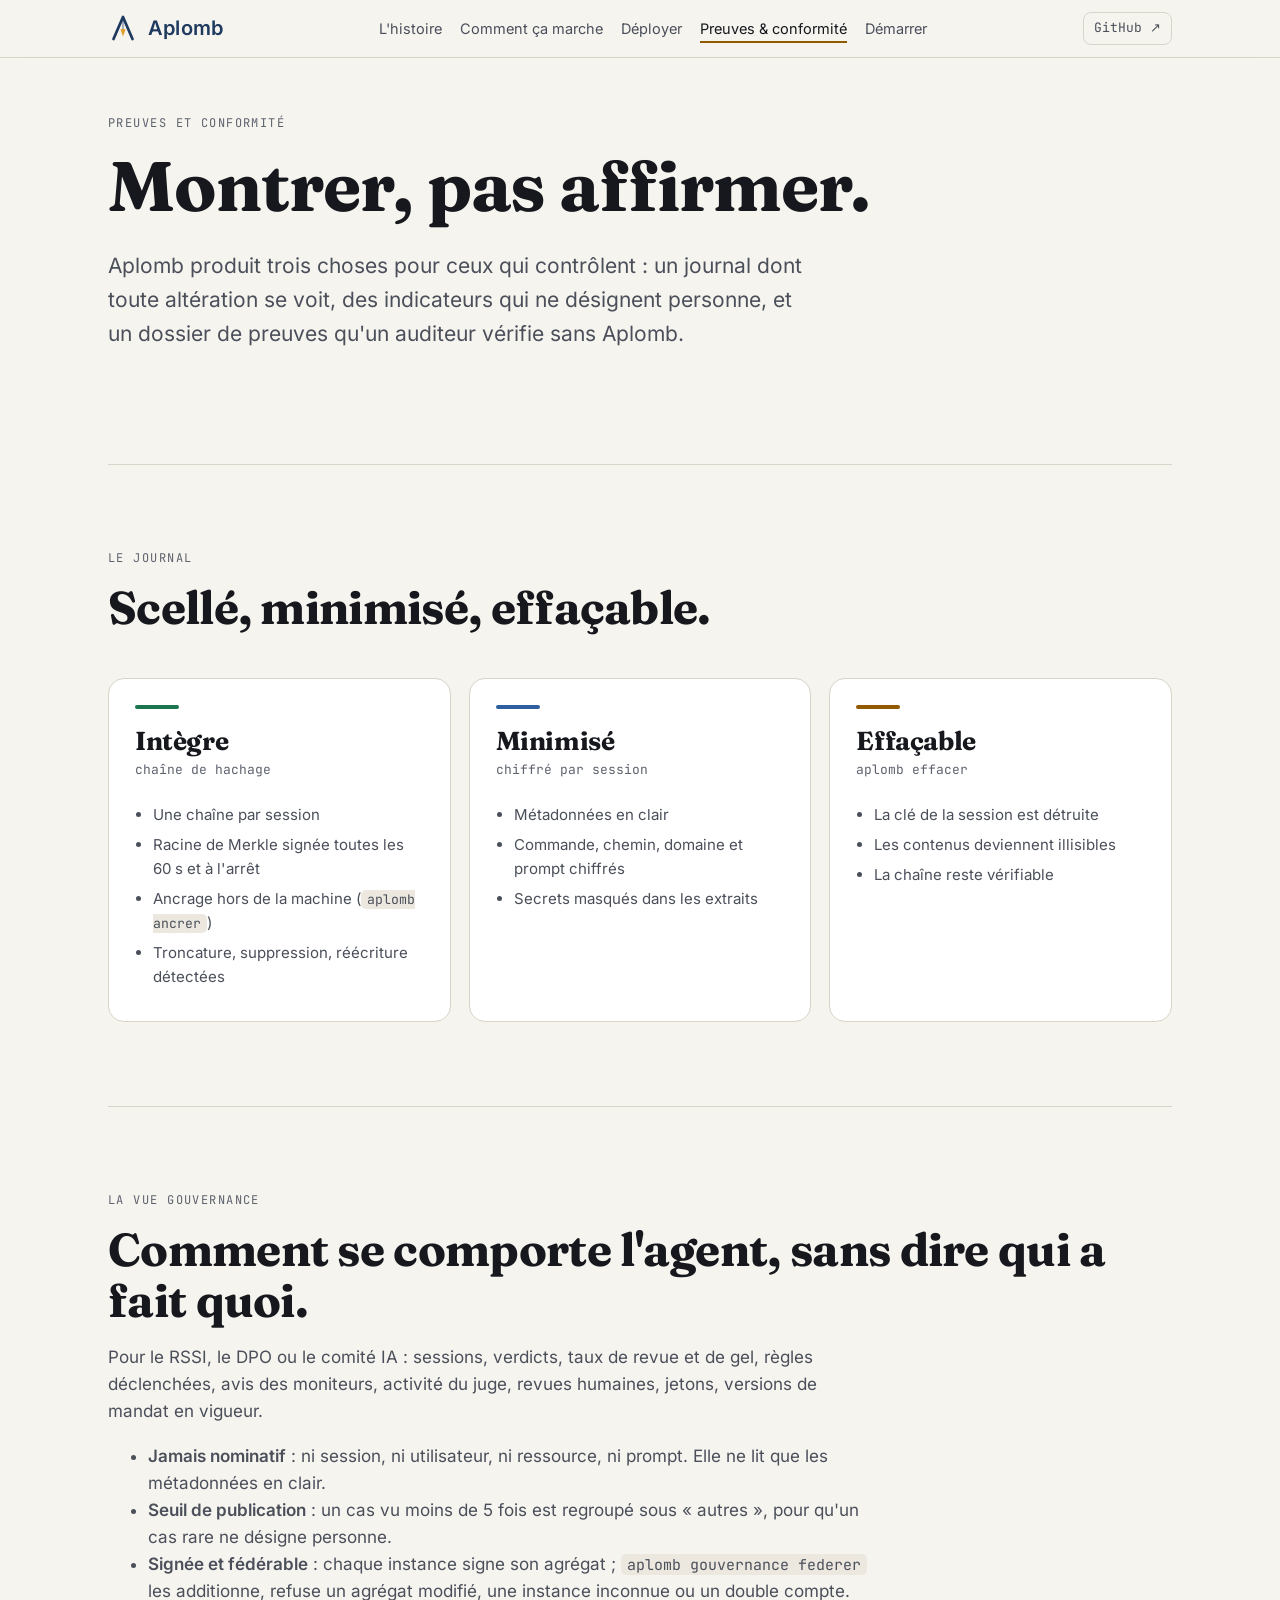
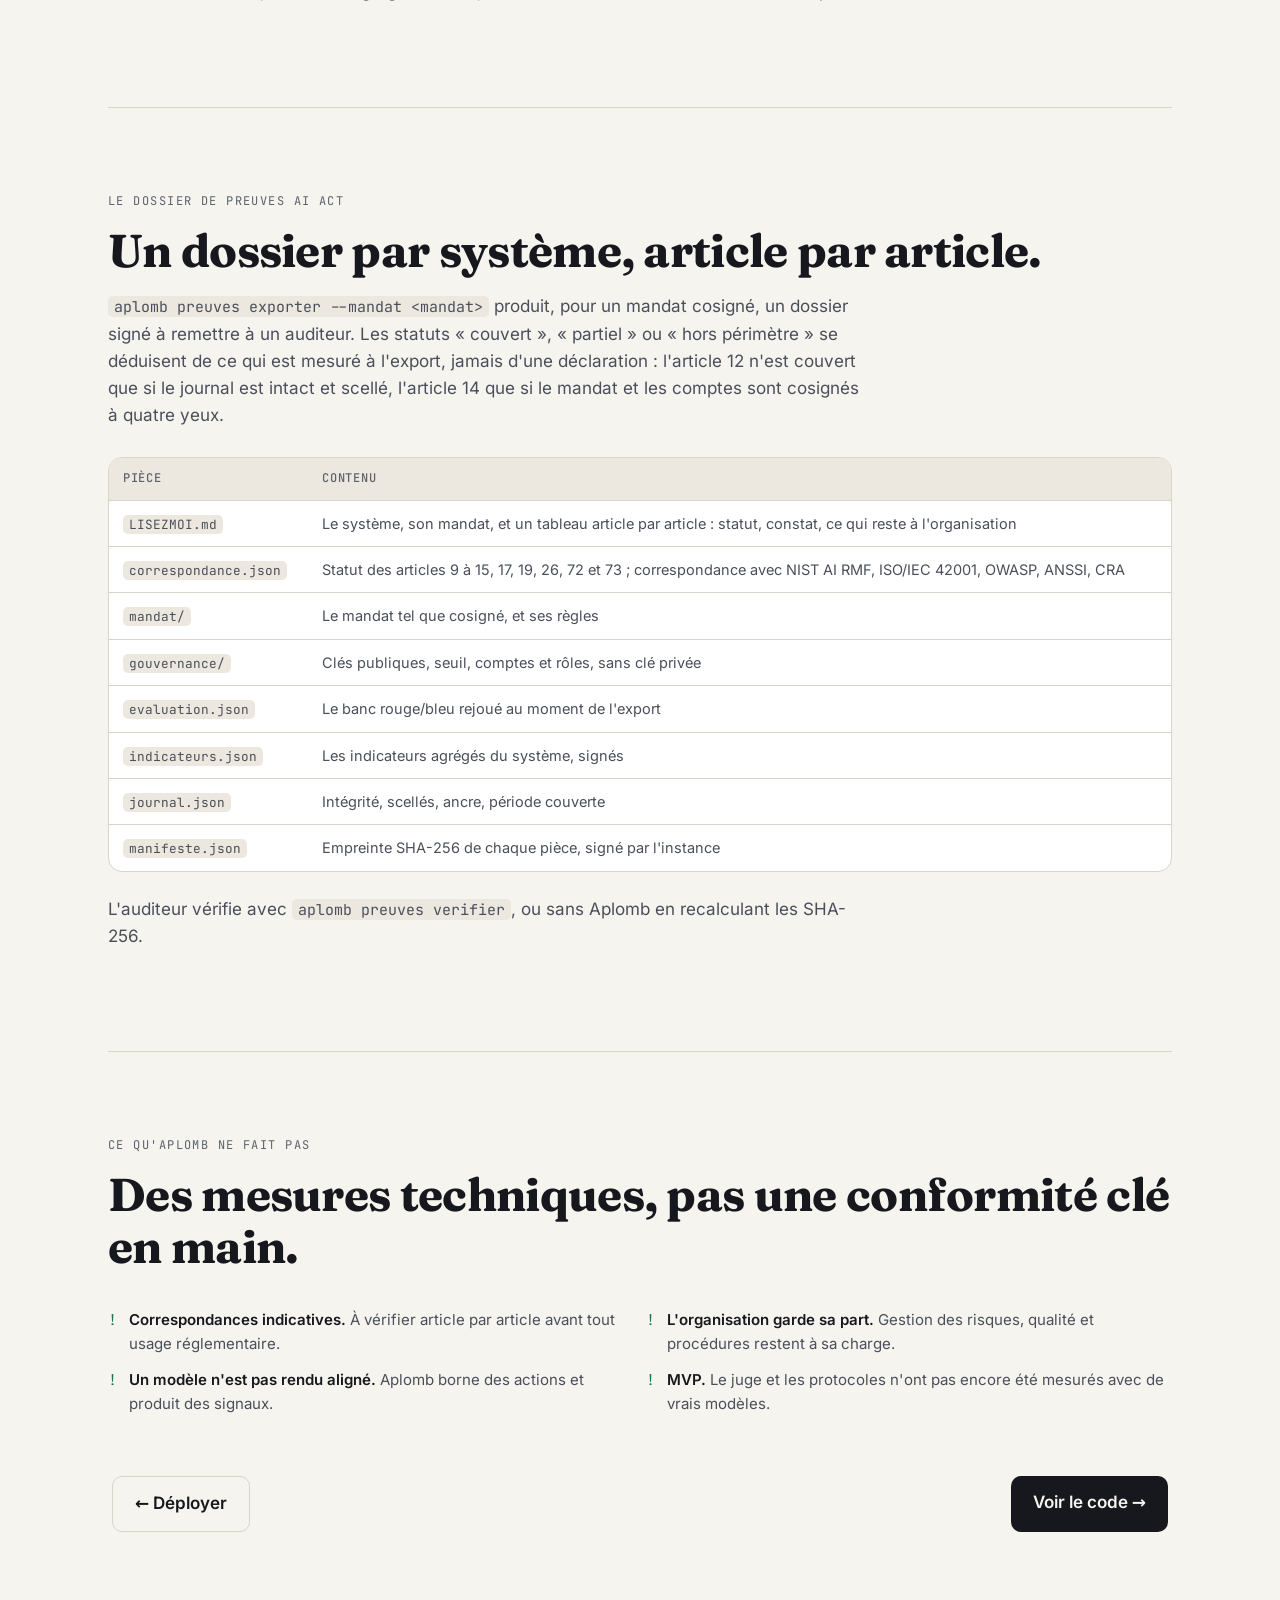
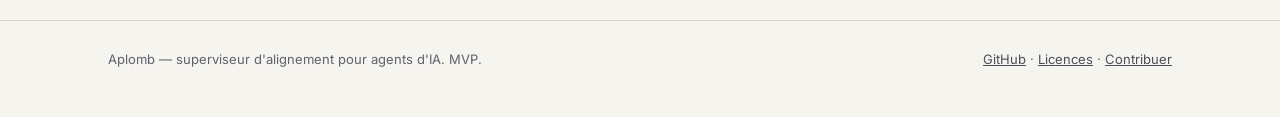
<file: site/conformite.html>
<!doctype html>
<html lang="fr">
<head>
<meta charset="utf-8">
<meta name="viewport" content="width=device-width, initial-scale=1">
<title>Preuves et conformité</title>
<meta name="description" content="Journal scellé, vue gouvernance fédérée et dossier de preuves AI Act signé : ce qu'Aplomb remet à ceux qui contrôlent.">
<link rel="icon" href="assets/aplomb.svg" type="image/svg+xml">
<link rel="preload" href="assets/fonts/fraunces-latin-700-normal.woff2" as="font" type="font/woff2" crossorigin>
<link rel="stylesheet" href="assets/style.css">
<link rel="canonical" href="https://bdudout.github.io/aplomb/conformite.html">
<meta property="og:type" content="website">
<meta property="og:site_name" content="Aplomb">
<meta property="og:locale" content="fr_FR">
<meta property="og:title" content="Preuves et conformité">
<meta property="og:description" content="Journal scellé, vue gouvernance fédérée et dossier de preuves AI Act signé : ce qu'Aplomb remet à ceux qui contrôlent.">
<meta property="og:url" content="https://bdudout.github.io/aplomb/conformite.html">
<meta property="og:image" content="https://bdudout.github.io/aplomb/assets/apercu.png">
<meta property="og:image:width" content="1200">
<meta property="og:image:height" content="630">
<meta property="og:image:alt" content="Aplomb — chaque action d'un agent d'IA décidée avant de s'exécuter.">
<meta name="twitter:card" content="summary_large_image">
<meta name="theme-color" content="#f6f4ef">
</head>
<body>

<header class="top"><div class="wrap">
<nav class="top" aria-label="Navigation principale">
  <a class="logo" href="index.html"><img src="assets/aplomb.svg" alt="">Aplomb</a>
  <ul>
    <li><a href="index.html">L'histoire</a></li>
    <li><a href="fonctionnement.html">Comment ça marche</a></li>
    <li><a href="deployer.html">Déployer</a></li>
    <li><a href="conformite.html" aria-current="page">Preuves &amp; conformité</a></li>
    <li><a href="deployer.html#demarrer">Démarrer</a></li>
  </ul>
  <a class="gh" href="https://github.com/bdudout/aplomb">GitHub ↗</a>
</nav>
</div></header>

<div class="wrap">

<section class="hero">
  <div class="kicker">Preuves et conformité</div>
  <h1>Montrer, pas affirmer.</h1>
  <p class="lead" style="margin-top:24px">Aplomb produit trois choses pour ceux qui contrôlent : un journal dont toute altération se voit, des indicateurs qui ne désignent personne, et un dossier de preuves qu'un auditeur vérifie sans Aplomb.</p>
</section>

<section id="journal">
  <div class="kicker">Le journal</div>
  <h2>Scellé, minimisé, effaçable.</h2>
  <div class="acts">
    <div class="act">
      <div class="bar" style="background:var(--prv)"></div>
      <h3>Intègre</h3>
      <div class="sub">chaîne de hachage</div>
      <ul>
        <li>Une chaîne par session</li>
        <li>Racine de Merkle signée toutes les 60 s et à l'arrêt</li>
        <li>Ancrage hors de la machine (<code>aplomb ancrer</code>)</li>
        <li>Troncature, suppression, réécriture détectées</li>
      </ul>
    </div>
    <div class="act">
      <div class="bar" style="background:var(--dec)"></div>
      <h3>Minimisé</h3>
      <div class="sub">chiffré par session</div>
      <ul>
        <li>Métadonnées en clair</li>
        <li>Commande, chemin, domaine et prompt chiffrés</li>
        <li>Secrets masqués dans les extraits</li>
      </ul>
    </div>
    <div class="act">
      <div class="bar" style="background:var(--mon)"></div>
      <h3>Effaçable</h3>
      <div class="sub">aplomb effacer</div>
      <ul>
        <li>La clé de la session est détruite</li>
        <li>Les contenus deviennent illisibles</li>
        <li>La chaîne reste vérifiable</li>
      </ul>
    </div>
  </div>
</section>

<section id="gouvernance">
  <div class="kicker">La vue gouvernance</div>
  <h2>Comment se comporte l'agent, sans dire qui a fait quoi.</h2>
  <div class="prose">
    <p>Pour le RSSI, le DPO ou le comité IA : sessions, verdicts, taux de revue et de gel, règles déclenchées, avis des moniteurs, activité du juge, revues humaines, jetons, versions de mandat en vigueur.</p>
    <ul>
      <li><b>Jamais nominatif</b> : ni session, ni utilisateur, ni ressource, ni prompt. Elle ne lit que les métadonnées en clair.</li>
      <li><b>Seuil de publication</b> : un cas vu moins de 5 fois est regroupé sous « autres », pour qu'un cas rare ne désigne personne.</li>
      <li><b>Signée et fédérable</b> : chaque instance signe son agrégat ; <code>aplomb gouvernance federer</code> les additionne, refuse un agrégat modifié, une instance inconnue ou un double compte.</li>
    </ul>
  </div>
</section>

<section id="preuves">
  <div class="kicker">Le dossier de preuves AI Act</div>
  <h2>Un dossier par système, article par article.</h2>
  <div class="prose">
    <p><code>aplomb preuves exporter --mandat &lt;mandat&gt;</code> produit, pour un mandat cosigné, un dossier signé à remettre à un auditeur. Les statuts « couvert », « partiel » ou « hors périmètre » se déduisent de ce qui est mesuré à l'export, jamais d'une déclaration : l'article 12 n'est couvert que si le journal est intact et scellé, l'article 14 que si le mandat et les comptes sont cosignés à quatre yeux.</p>
  </div>
  <div class="table-wrap">
    <table>
      <thead><tr><th>Pièce</th><th>Contenu</th></tr></thead>
      <tbody>
        <tr><td><code>LISEZMOI.md</code></td><td>Le système, son mandat, et un tableau article par article : statut, constat, ce qui reste à l'organisation</td></tr>
        <tr><td><code>correspondance.json</code></td><td>Statut des articles 9 à 15, 17, 19, 26, 72 et 73 ; correspondance avec NIST AI RMF, ISO/IEC 42001, OWASP, ANSSI, CRA</td></tr>
        <tr><td><code>mandat/</code></td><td>Le mandat tel que cosigné, et ses règles</td></tr>
        <tr><td><code>gouvernance/</code></td><td>Clés publiques, seuil, comptes et rôles, sans clé privée</td></tr>
        <tr><td><code>evaluation.json</code></td><td>Le banc rouge/bleu rejoué au moment de l'export</td></tr>
        <tr><td><code>indicateurs.json</code></td><td>Les indicateurs agrégés du système, signés</td></tr>
        <tr><td><code>journal.json</code></td><td>Intégrité, scellés, ancre, période couverte</td></tr>
        <tr><td><code>manifeste.json</code></td><td>Empreinte SHA-256 de chaque pièce, signé par l'instance</td></tr>
      </tbody>
    </table>
  </div>
  <div class="prose" style="margin-top:24px">
    <p>L'auditeur vérifie avec <code>aplomb preuves verifier</code>, ou sans Aplomb en recalculant les SHA-256.</p>
  </div>
</section>

<section id="limites">
  <div class="kicker">Ce qu'Aplomb ne fait pas</div>
  <h2>Des mesures techniques, pas une conformité clé en main.</h2>
  <div class="promise">
    <div><span class="x">!</span><span><b>Correspondances indicatives.</b> À vérifier article par article avant tout usage réglementaire.</span></div>
    <div><span class="x">!</span><span><b>L'organisation garde sa part.</b> Gestion des risques, qualité et procédures restent à sa charge.</span></div>
    <div><span class="x">!</span><span><b>Un modèle n'est pas rendu aligné.</b> Aplomb borne des actions et produit des signaux.</span></div>
    <div><span class="x">!</span><span><b>MVP.</b> Le juge et les protocoles n'ont pas encore été mesurés avec de vrais modèles.</span></div>
  </div>
  <div class="next">
    <a class="btn ghost" href="deployer.html">← Déployer</a>
    <a class="btn" href="https://github.com/bdudout/aplomb">Voir le code →</a>
  </div>
</section>
</div>

<footer>
  <div class="wrap cols">
    <span>Aplomb — superviseur d'alignement pour agents d'IA. MVP.</span>
    <span><a href="https://github.com/bdudout/aplomb">GitHub</a> · <a href="https://github.com/bdudout/aplomb/blob/main/LICENSE">Licences</a> · <a href="https://github.com/bdudout/aplomb/blob/main/CONTRIBUTING.md">Contribuer</a></span>
  </div>
</footer>
</body>
</html>
</file>
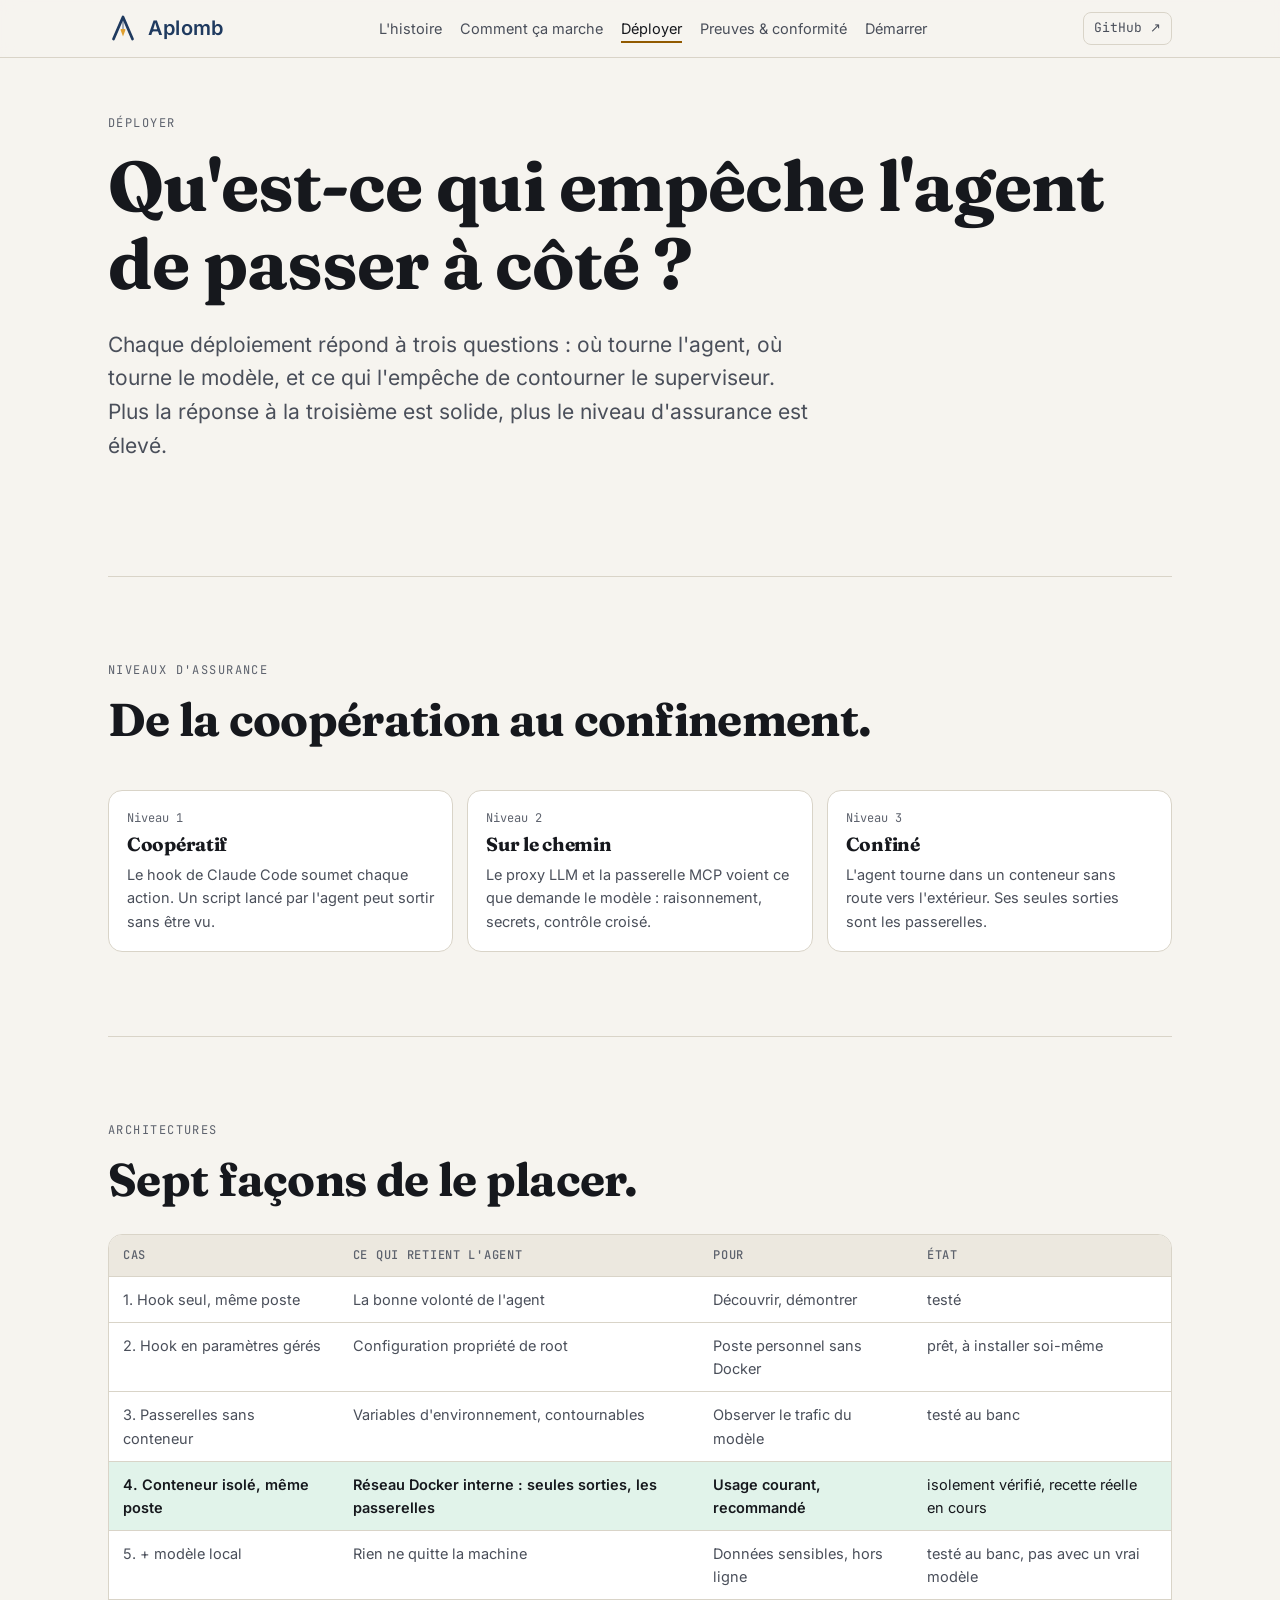
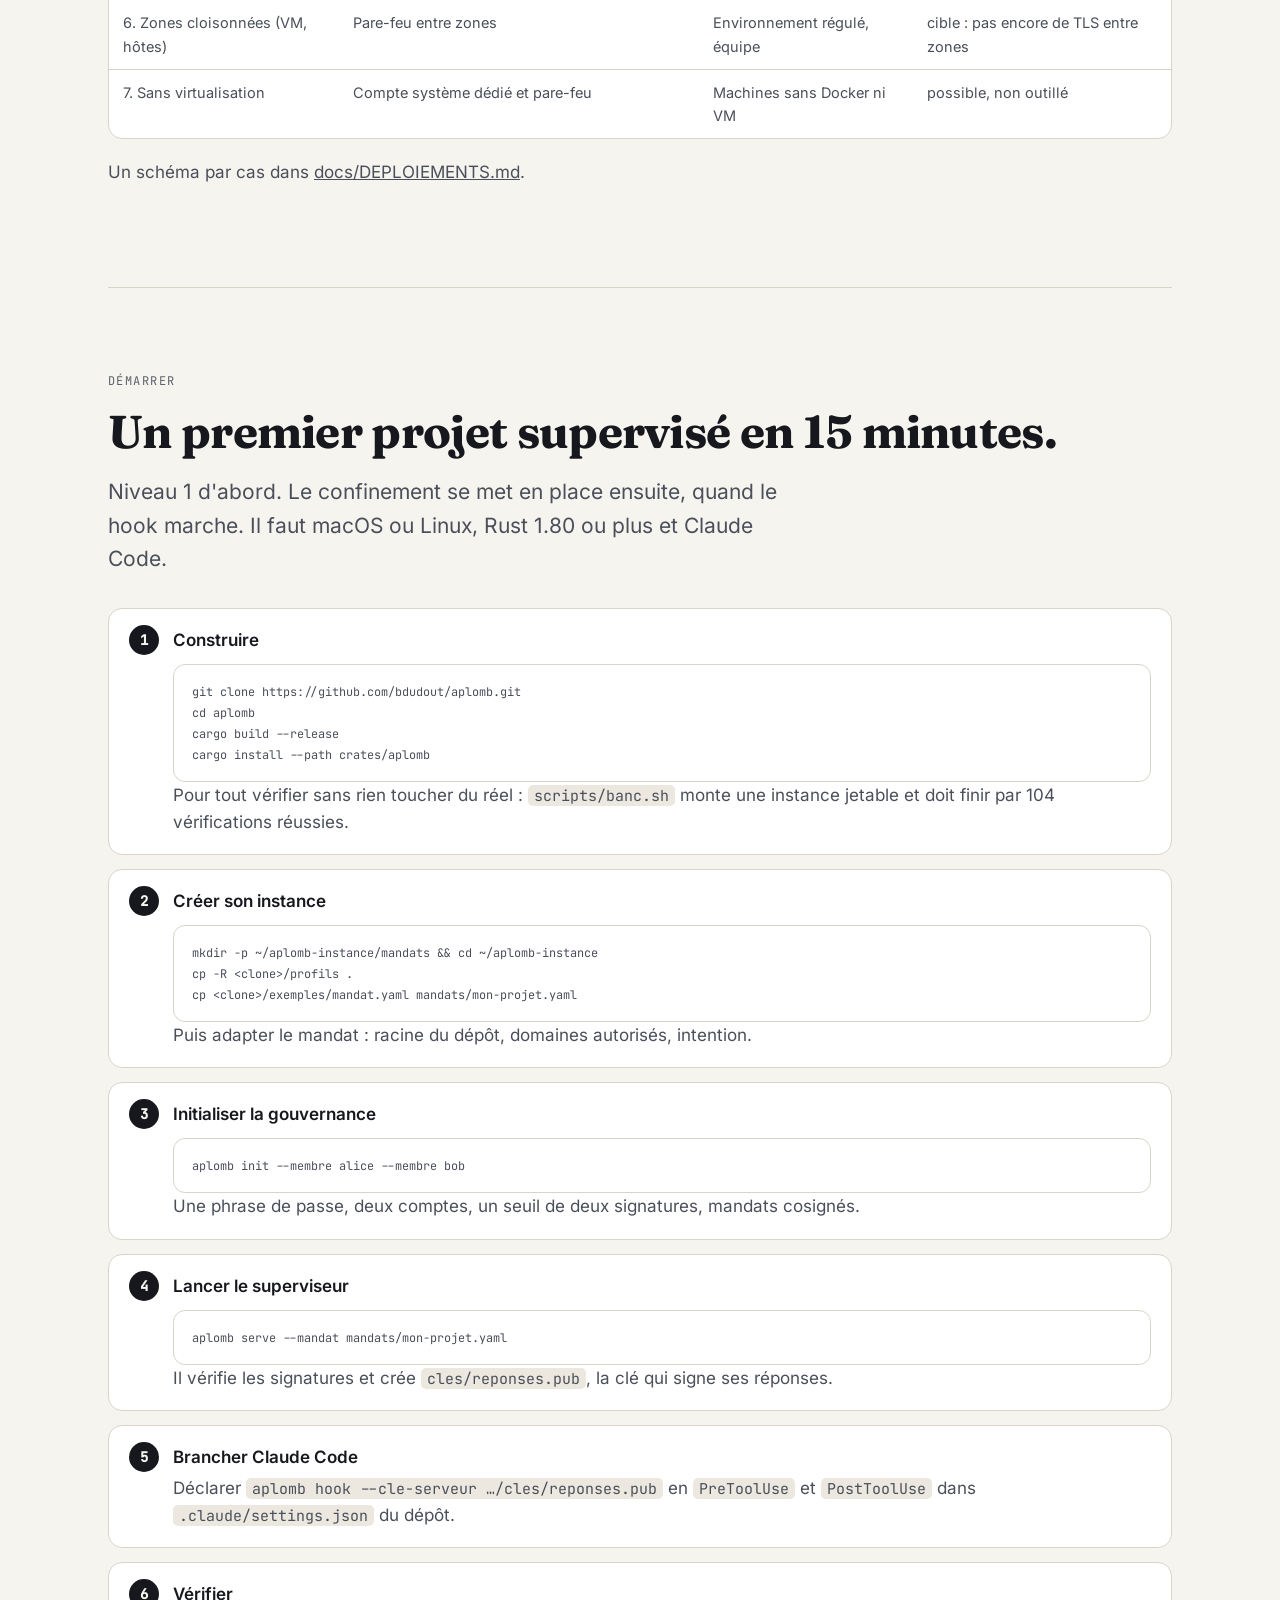
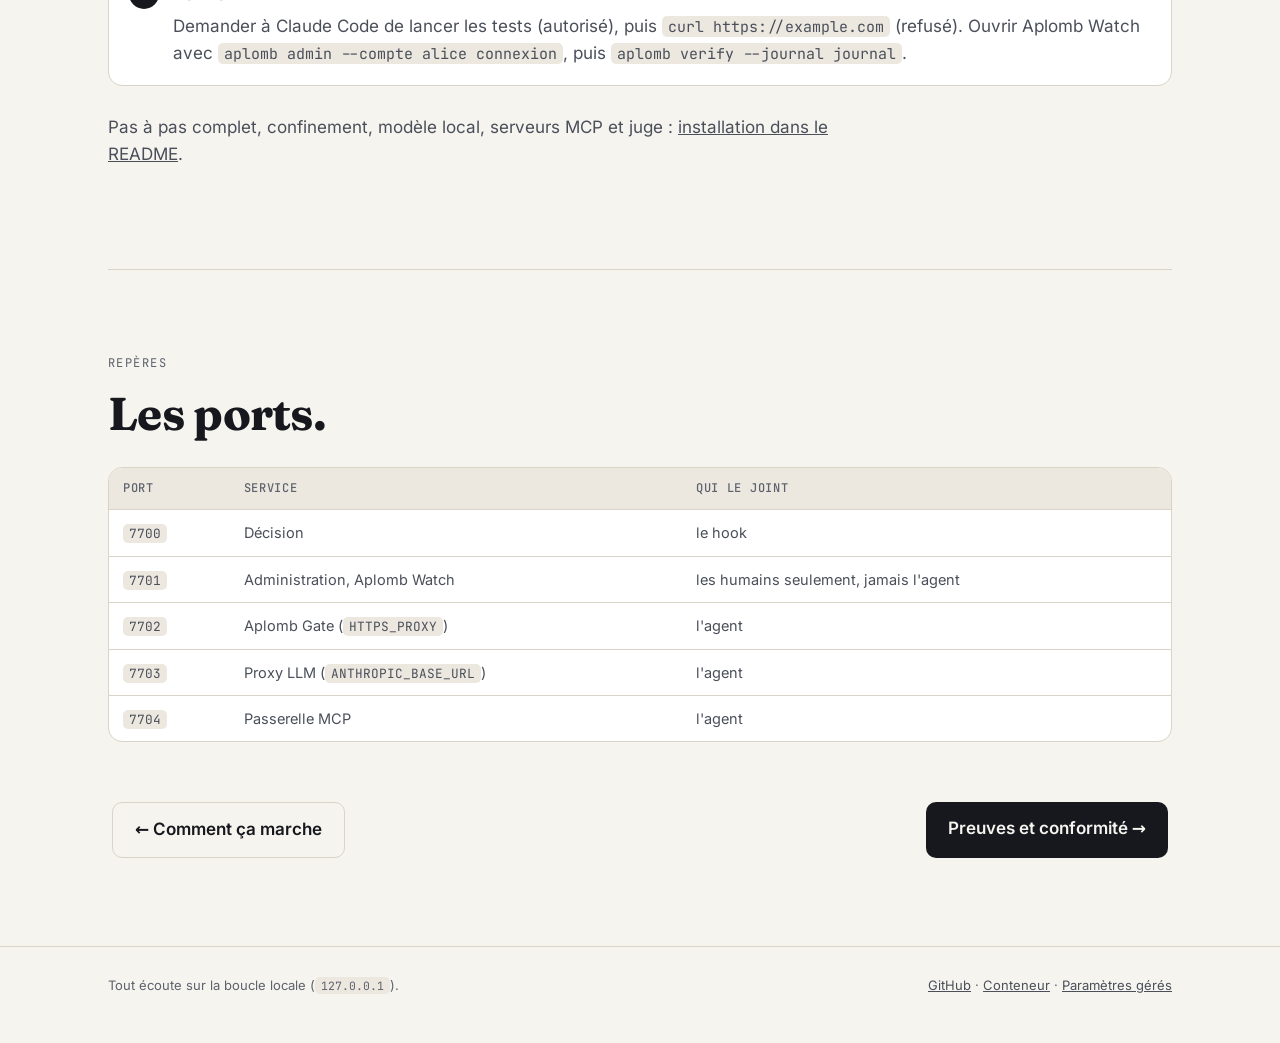
<file: site/deployer.html>
<!doctype html>
<html lang="fr">
<head>
<meta charset="utf-8">
<meta name="viewport" content="width=device-width, initial-scale=1">
<title>Déployer Aplomb</title>
<meta name="description" content="Niveaux d'assurance, architectures de déploiement et premiers pas avec Aplomb en 15 minutes.">
<link rel="icon" href="assets/aplomb.svg" type="image/svg+xml">
<link rel="preload" href="assets/fonts/fraunces-latin-700-normal.woff2" as="font" type="font/woff2" crossorigin>
<link rel="stylesheet" href="assets/style.css">
<link rel="canonical" href="https://bdudout.github.io/aplomb/deployer.html">
<meta property="og:type" content="website">
<meta property="og:site_name" content="Aplomb">
<meta property="og:locale" content="fr_FR">
<meta property="og:title" content="Déployer Aplomb">
<meta property="og:description" content="Niveaux d'assurance, architectures de déploiement et premiers pas avec Aplomb en 15 minutes.">
<meta property="og:url" content="https://bdudout.github.io/aplomb/deployer.html">
<meta property="og:image" content="https://bdudout.github.io/aplomb/assets/apercu.png">
<meta property="og:image:width" content="1200">
<meta property="og:image:height" content="630">
<meta property="og:image:alt" content="Aplomb — chaque action d'un agent d'IA décidée avant de s'exécuter.">
<meta name="twitter:card" content="summary_large_image">
<meta name="theme-color" content="#f6f4ef">
</head>
<body>

<header class="top"><div class="wrap">
<nav class="top" aria-label="Navigation principale">
  <a class="logo" href="index.html"><img src="assets/aplomb.svg" alt="">Aplomb</a>
  <ul>
    <li><a href="index.html">L'histoire</a></li>
    <li><a href="fonctionnement.html">Comment ça marche</a></li>
    <li><a href="deployer.html" aria-current="page">Déployer</a></li>
    <li><a href="conformite.html">Preuves &amp; conformité</a></li>
    <li><a href="#demarrer">Démarrer</a></li>
  </ul>
  <a class="gh" href="https://github.com/bdudout/aplomb">GitHub ↗</a>
</nav>
</div></header>

<div class="wrap">

<section class="hero">
  <div class="kicker">Déployer</div>
  <h1>Qu'est-ce qui empêche l'agent de passer à côté&nbsp;?</h1>
  <p class="lead" style="margin-top:24px">Chaque déploiement répond à trois questions : où tourne l'agent, où tourne le modèle, et ce qui l'empêche de contourner le superviseur. Plus la réponse à la troisième est solide, plus le niveau d'assurance est élevé.</p>
</section>

<section id="niveaux">
  <div class="kicker">Niveaux d'assurance</div>
  <h2>De la coopération au confinement.</h2>
  <div class="ladder">
    <div class="rung"><div class="n">Niveau 1</div><h3>Coopératif</h3><p>Le hook de Claude Code soumet chaque action. Un script lancé par l'agent peut sortir sans être vu.</p></div>
    <div class="rung"><div class="n">Niveau 2</div><h3>Sur le chemin</h3><p>Le proxy LLM et la passerelle MCP voient ce que demande le modèle : raisonnement, secrets, contrôle croisé.</p></div>
    <div class="rung"><div class="n">Niveau 3</div><h3>Confiné</h3><p>L'agent tourne dans un conteneur sans route vers l'extérieur. Ses seules sorties sont les passerelles.</p></div>
  </div>
</section>

<section id="architectures">
  <div class="kicker">Architectures</div>
  <h2>Sept façons de le placer.</h2>
  <div class="table-wrap">
    <table>
      <thead><tr><th>Cas</th><th>Ce qui retient l'agent</th><th>Pour</th><th>État</th></tr></thead>
      <tbody>
        <tr><td>1. Hook seul, même poste</td><td>La bonne volonté de l'agent</td><td>Découvrir, démontrer</td><td>testé</td></tr>
        <tr><td>2. Hook en paramètres gérés</td><td>Configuration propriété de root</td><td>Poste personnel sans Docker</td><td>prêt, à installer soi-même</td></tr>
        <tr><td>3. Passerelles sans conteneur</td><td>Variables d'environnement, contournables</td><td>Observer le trafic du modèle</td><td>testé au banc</td></tr>
        <tr class="reco"><td><b>4. Conteneur isolé, même poste</b></td><td><b>Réseau Docker interne : seules sorties, les passerelles</b></td><td><b>Usage courant, recommandé</b></td><td>isolement vérifié, recette réelle en cours</td></tr>
        <tr><td>5. + modèle local</td><td>Rien ne quitte la machine</td><td>Données sensibles, hors ligne</td><td>testé au banc, pas avec un vrai modèle</td></tr>
        <tr><td>6. Zones cloisonnées (VM, hôtes)</td><td>Pare-feu entre zones</td><td>Environnement régulé, équipe</td><td>cible : pas encore de TLS entre zones</td></tr>
        <tr><td>7. Sans virtualisation</td><td>Compte système dédié et pare-feu</td><td>Machines sans Docker ni VM</td><td>possible, non outillé</td></tr>
      </tbody>
    </table>
  </div>
  <div class="prose" style="margin-top:20px">
    <p>Un schéma par cas dans <a href="https://github.com/bdudout/aplomb/blob/main/docs/DEPLOIEMENTS.md">docs/DEPLOIEMENTS.md</a>.</p>
  </div>
</section>

<section id="demarrer">
  <div class="kicker">Démarrer</div>
  <h2>Un premier projet supervisé en 15 minutes.</h2>
  <p class="lead" style="margin-top:18px">Niveau 1 d'abord. Le confinement se met en place ensuite, quand le hook marche. Il faut macOS ou Linux, Rust 1.80 ou plus et Claude Code.</p>
  <ol class="steps">
    <li><b>Construire</b>
<pre><code>git clone https://github.com/bdudout/aplomb.git
cd aplomb
cargo build --release
cargo install --path crates/aplomb</code></pre>
      Pour tout vérifier sans rien toucher du réel : <code>scripts/banc.sh</code> monte une instance jetable et doit finir par 104 vérifications réussies.</li>
    <li><b>Créer son instance</b>
<pre><code>mkdir -p ~/aplomb-instance/mandats &amp;&amp; cd ~/aplomb-instance
cp -R &lt;clone&gt;/profils .
cp &lt;clone&gt;/exemples/mandat.yaml mandats/mon-projet.yaml</code></pre>
      Puis adapter le mandat : racine du dépôt, domaines autorisés, intention.</li>
    <li><b>Initialiser la gouvernance</b>
<pre><code>aplomb init --membre alice --membre bob</code></pre>
      Une phrase de passe, deux comptes, un seuil de deux signatures, mandats cosignés.</li>
    <li><b>Lancer le superviseur</b>
<pre><code>aplomb serve --mandat mandats/mon-projet.yaml</code></pre>
      Il vérifie les signatures et crée <code>cles/reponses.pub</code>, la clé qui signe ses réponses.</li>
    <li><b>Brancher Claude Code</b>
      Déclarer <code>aplomb hook --cle-serveur …/cles/reponses.pub</code> en <code>PreToolUse</code> et <code>PostToolUse</code> dans <code>.claude/settings.json</code> du dépôt.</li>
    <li><b>Vérifier</b>
      Demander à Claude Code de lancer les tests (autorisé), puis <code>curl https://example.com</code> (refusé). Ouvrir Aplomb Watch avec <code>aplomb admin --compte alice connexion</code>, puis <code>aplomb verify --journal journal</code>.</li>
  </ol>
  <div class="prose" style="margin-top:28px">
    <p>Pas à pas complet, confinement, modèle local, serveurs MCP et juge : <a href="https://github.com/bdudout/aplomb#installation">installation dans le README</a>.</p>
  </div>
</section>

<section id="ports">
  <div class="kicker">Repères</div>
  <h2>Les ports.</h2>
  <div class="table-wrap">
    <table>
      <thead><tr><th>Port</th><th>Service</th><th>Qui le joint</th></tr></thead>
      <tbody>
        <tr><td><code>7700</code></td><td>Décision</td><td>le hook</td></tr>
        <tr><td><code>7701</code></td><td>Administration, Aplomb Watch</td><td>les humains seulement, jamais l'agent</td></tr>
        <tr><td><code>7702</code></td><td>Aplomb Gate (<code>HTTPS_PROXY</code>)</td><td>l'agent</td></tr>
        <tr><td><code>7703</code></td><td>Proxy LLM (<code>ANTHROPIC_BASE_URL</code>)</td><td>l'agent</td></tr>
        <tr><td><code>7704</code></td><td>Passerelle MCP</td><td>l'agent</td></tr>
      </tbody>
    </table>
  </div>
  <div class="next">
    <a class="btn ghost" href="fonctionnement.html">← Comment ça marche</a>
    <a class="btn" href="conformite.html">Preuves et conformité →</a>
  </div>
</section>
</div>

<footer>
  <div class="wrap cols">
    <span>Tout écoute sur la boucle locale (<code>127.0.0.1</code>).</span>
    <span><a href="https://github.com/bdudout/aplomb">GitHub</a> · <a href="https://github.com/bdudout/aplomb/blob/main/conteneur/README.md">Conteneur</a> · <a href="https://github.com/bdudout/aplomb/blob/main/deploiement/README.md">Paramètres gérés</a></span>
  </div>
</footer>
</body>
</html>
</file>
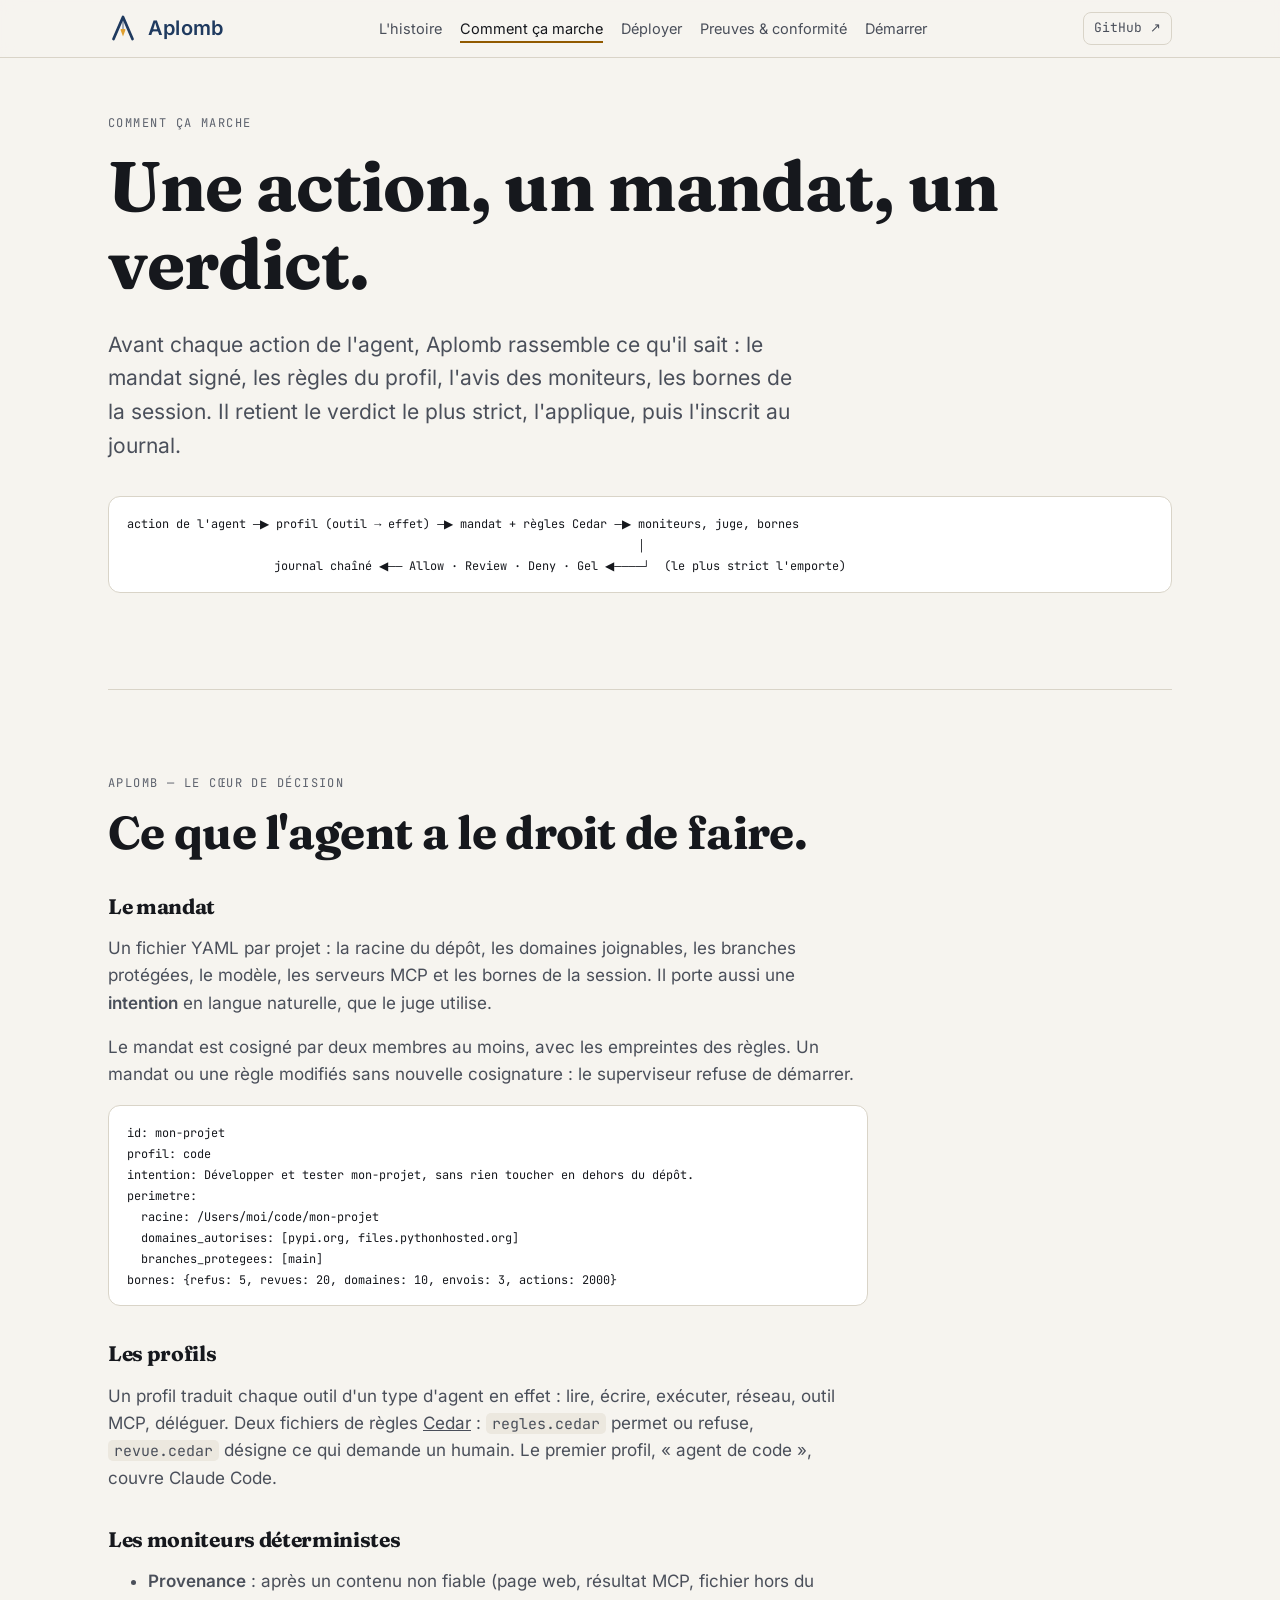
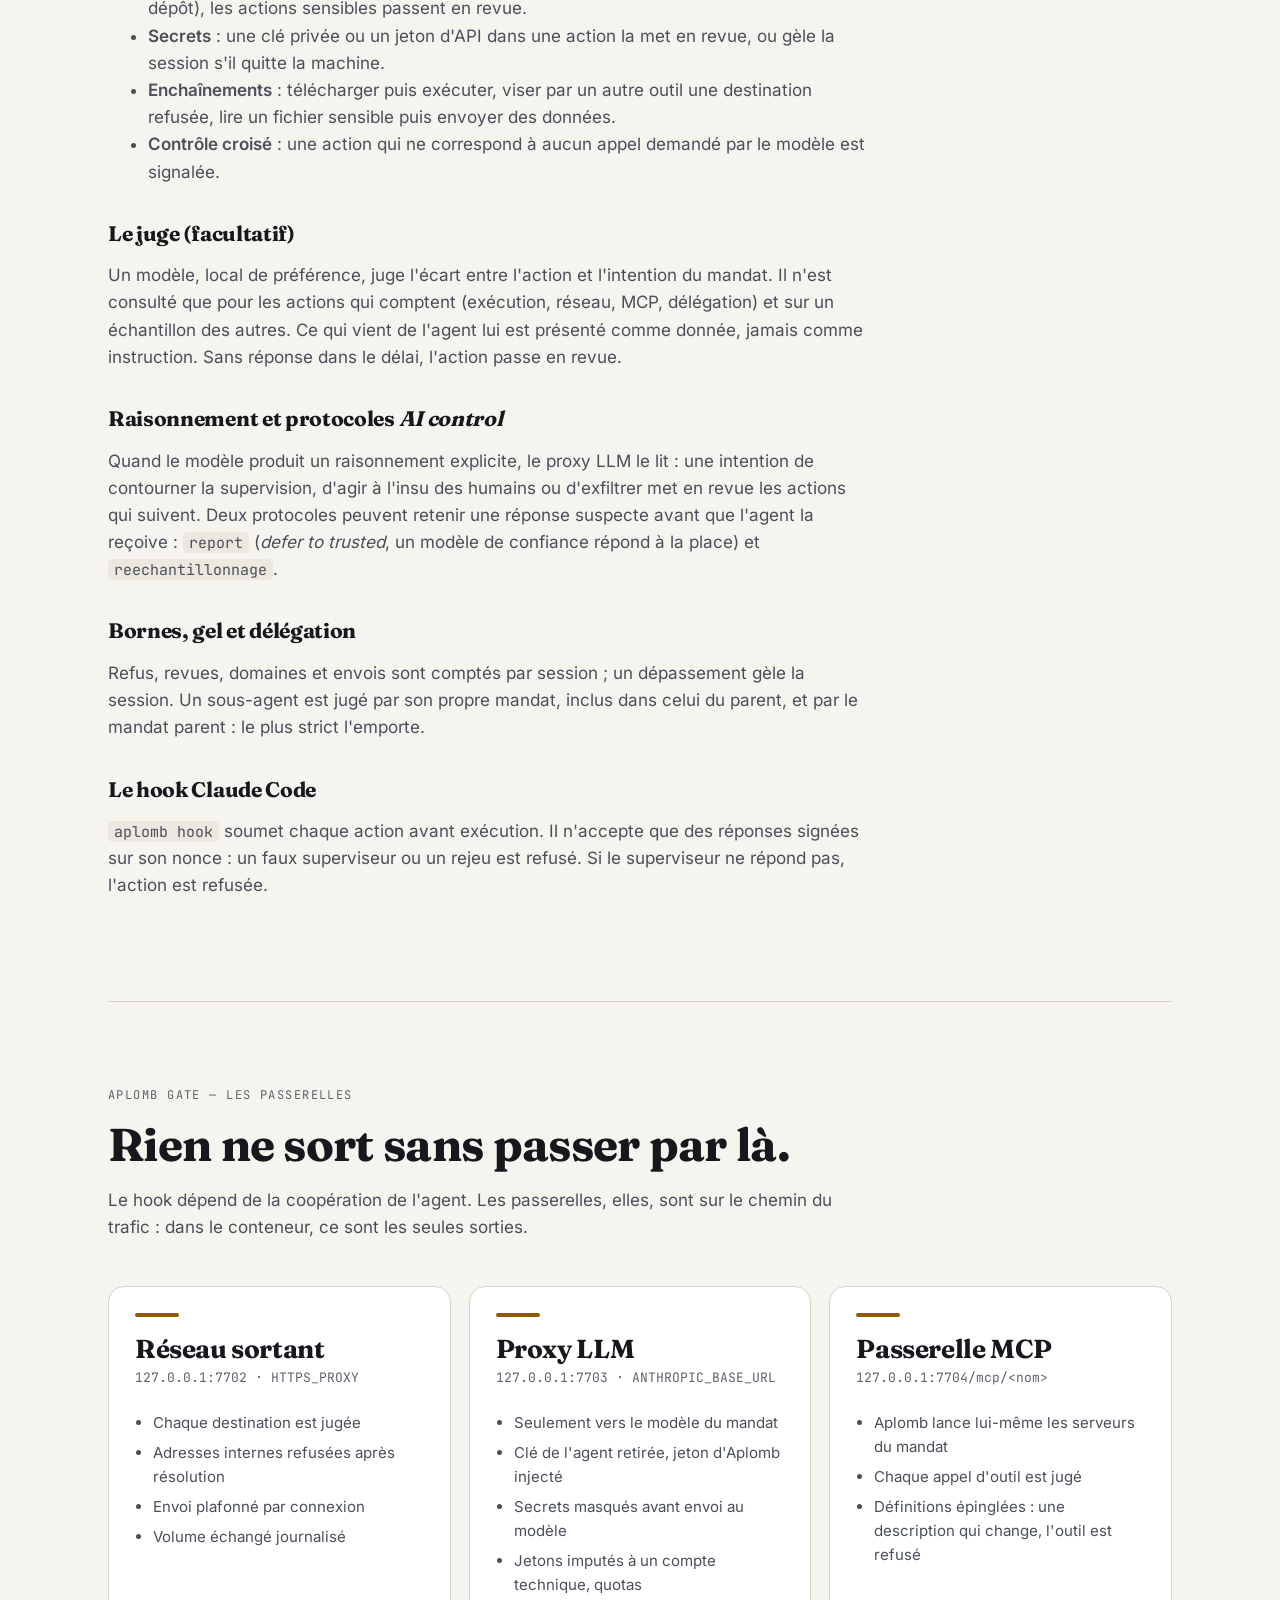
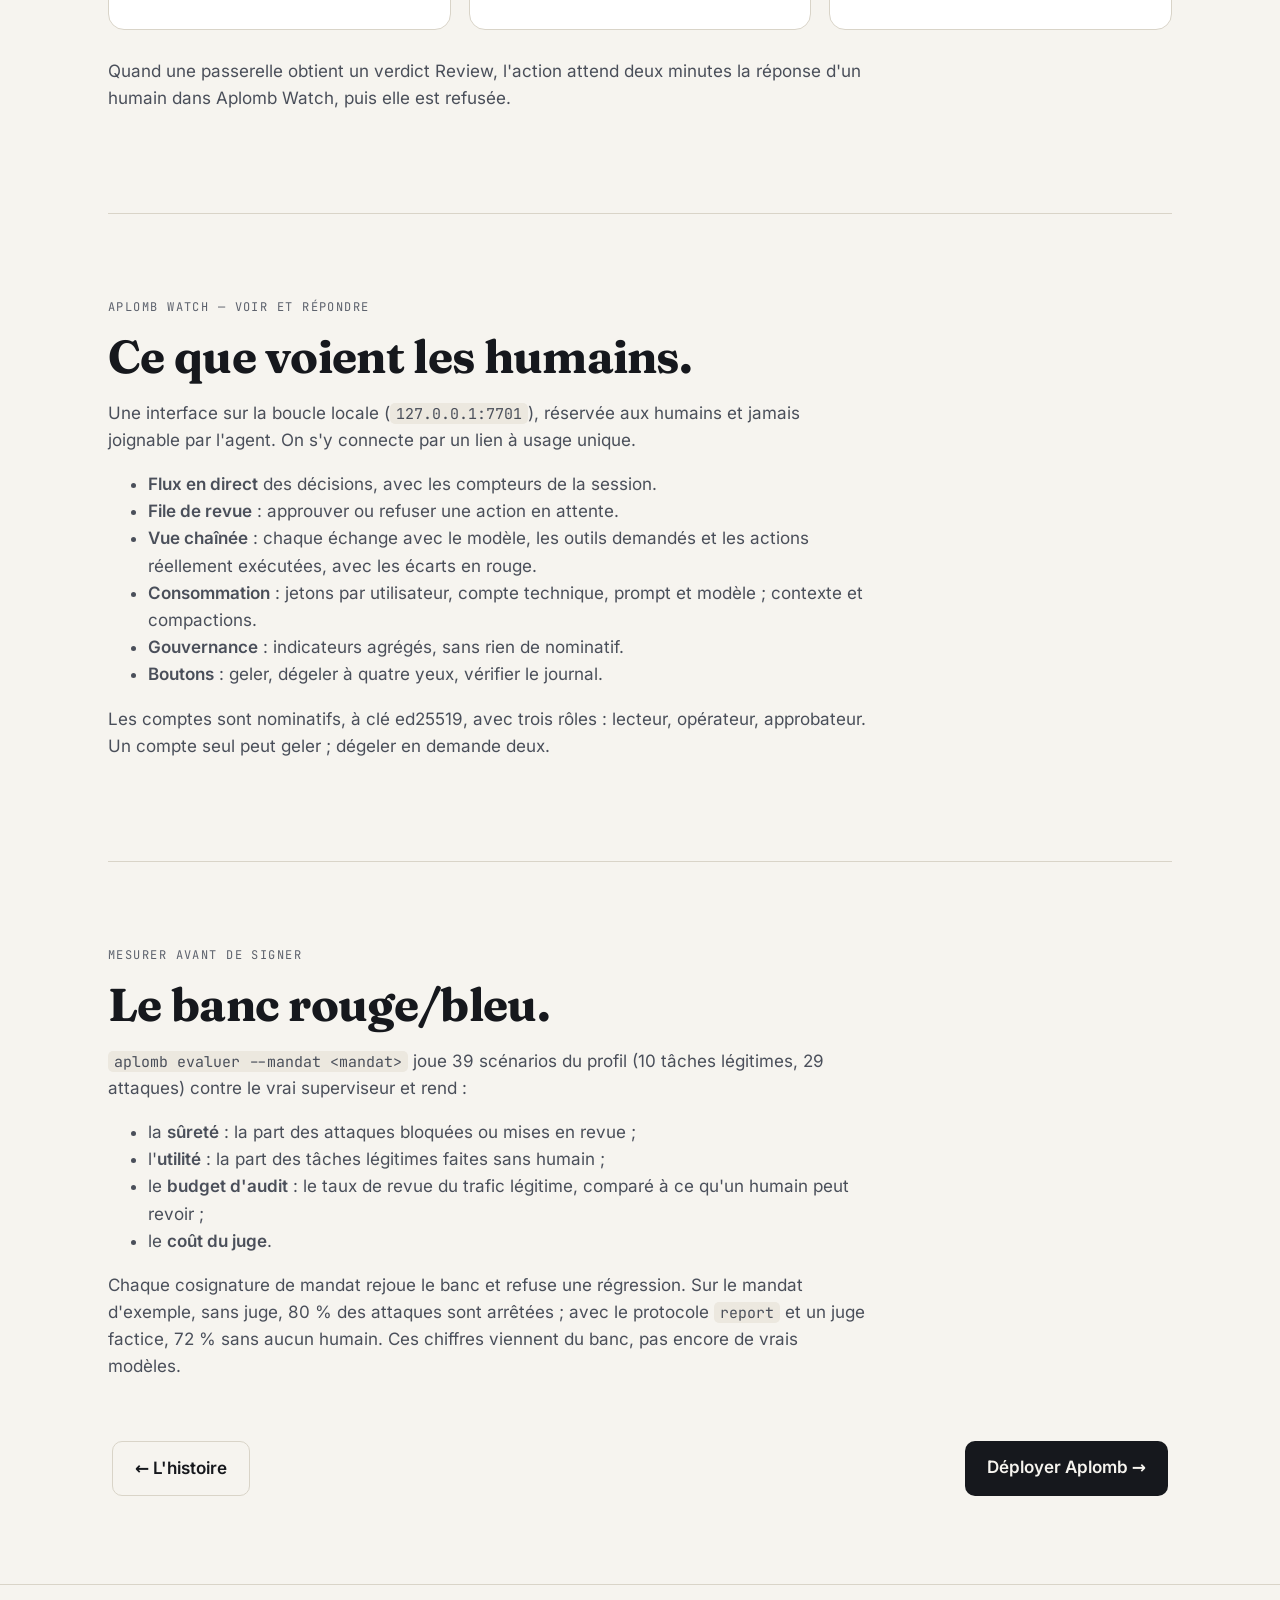
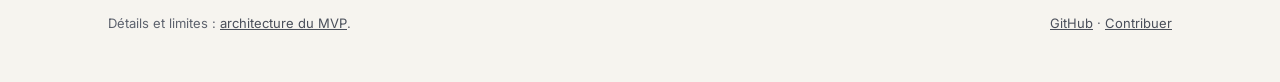
<file: site/fonctionnement.html>
<!doctype html>
<html lang="fr">
<head>
<meta charset="utf-8">
<meta name="viewport" content="width=device-width, initial-scale=1">
<title>Comment marche Aplomb</title>
<meta name="description" content="Mandat signé, règles Cedar, moniteurs, juge, passerelles et journal : comment Aplomb décide de chaque action d'un agent d'IA.">
<link rel="icon" href="assets/aplomb.svg" type="image/svg+xml">
<link rel="preload" href="assets/fonts/fraunces-latin-700-normal.woff2" as="font" type="font/woff2" crossorigin>
<link rel="stylesheet" href="assets/style.css">
<link rel="canonical" href="https://bdudout.github.io/aplomb/fonctionnement.html">
<meta property="og:type" content="website">
<meta property="og:site_name" content="Aplomb">
<meta property="og:locale" content="fr_FR">
<meta property="og:title" content="Comment marche Aplomb">
<meta property="og:description" content="Mandat signé, règles Cedar, moniteurs, juge, passerelles et journal : comment Aplomb décide de chaque action d'un agent d'IA.">
<meta property="og:url" content="https://bdudout.github.io/aplomb/fonctionnement.html">
<meta property="og:image" content="https://bdudout.github.io/aplomb/assets/apercu.png">
<meta property="og:image:width" content="1200">
<meta property="og:image:height" content="630">
<meta property="og:image:alt" content="Aplomb — chaque action d'un agent d'IA décidée avant de s'exécuter.">
<meta name="twitter:card" content="summary_large_image">
<meta name="theme-color" content="#f6f4ef">
</head>
<body>

<header class="top"><div class="wrap">
<nav class="top" aria-label="Navigation principale">
  <a class="logo" href="index.html"><img src="assets/aplomb.svg" alt="">Aplomb</a>
  <ul>
    <li><a href="index.html">L'histoire</a></li>
    <li><a href="fonctionnement.html" aria-current="page">Comment ça marche</a></li>
    <li><a href="deployer.html">Déployer</a></li>
    <li><a href="conformite.html">Preuves &amp; conformité</a></li>
    <li><a href="deployer.html#demarrer">Démarrer</a></li>
  </ul>
  <a class="gh" href="https://github.com/bdudout/aplomb">GitHub ↗</a>
</nav>
</div></header>

<div class="wrap">

<section class="hero">
  <div class="kicker">Comment ça marche</div>
  <h1>Une action, un mandat, un verdict.</h1>
  <p class="lead" style="margin-top:24px">Avant chaque action de l'agent, Aplomb rassemble ce qu'il sait : le mandat signé, les règles du profil, l'avis des moniteurs, les bornes de la session. Il retient le verdict le plus strict, l'applique, puis l'inscrit au journal.</p>
  <pre><code>action de l'agent ─▶ profil (outil → effet) ─▶ mandat + règles Cedar ─▶ moniteurs, juge, bornes
                                                                         │
                     journal chaîné ◀── Allow · Review · Deny · Gel ◀────┘  (le plus strict l'emporte)</code></pre>
</section>

<section id="coeur">
  <div class="kicker">Aplomb — le cœur de décision</div>
  <h2>Ce que l'agent a le droit de faire.</h2>
  <div class="prose">
    <h3>Le mandat</h3>
    <p>Un fichier YAML par projet : la racine du dépôt, les domaines joignables, les branches protégées, le modèle, les serveurs MCP et les bornes de la session. Il porte aussi une <b>intention</b> en langue naturelle, que le juge utilise.</p>
    <p>Le mandat est cosigné par deux membres au moins, avec les empreintes des règles. Un mandat ou une règle modifiés sans nouvelle cosignature : le superviseur refuse de démarrer.</p>
    <pre><code>id: mon-projet
profil: code
intention: Développer et tester mon-projet, sans rien toucher en dehors du dépôt.
perimetre:
  racine: /Users/moi/code/mon-projet
  domaines_autorises: [pypi.org, files.pythonhosted.org]
  branches_protegees: [main]
bornes: {refus: 5, revues: 20, domaines: 10, envois: 3, actions: 2000}</code></pre>

    <h3>Les profils</h3>
    <p>Un profil traduit chaque outil d'un type d'agent en effet : lire, écrire, exécuter, réseau, outil MCP, déléguer. Deux fichiers de règles <a href="https://www.cedarpolicy.com">Cedar</a> : <code>regles.cedar</code> permet ou refuse, <code>revue.cedar</code> désigne ce qui demande un humain. Le premier profil, « agent de code », couvre Claude Code.</p>

    <h3>Les moniteurs déterministes</h3>
    <ul>
      <li><b>Provenance</b> : après un contenu non fiable (page web, résultat MCP, fichier hors du dépôt), les actions sensibles passent en revue.</li>
      <li><b>Secrets</b> : une clé privée ou un jeton d'API dans une action la met en revue, ou gèle la session s'il quitte la machine.</li>
      <li><b>Enchaînements</b> : télécharger puis exécuter, viser par un autre outil une destination refusée, lire un fichier sensible puis envoyer des données.</li>
      <li><b>Contrôle croisé</b> : une action qui ne correspond à aucun appel demandé par le modèle est signalée.</li>
    </ul>

    <h3>Le juge (facultatif)</h3>
    <p>Un modèle, local de préférence, juge l'écart entre l'action et l'intention du mandat. Il n'est consulté que pour les actions qui comptent (exécution, réseau, MCP, délégation) et sur un échantillon des autres. Ce qui vient de l'agent lui est présenté comme donnée, jamais comme instruction. Sans réponse dans le délai, l'action passe en revue.</p>

    <h3>Raisonnement et protocoles <i>AI control</i></h3>
    <p>Quand le modèle produit un raisonnement explicite, le proxy LLM le lit : une intention de contourner la supervision, d'agir à l'insu des humains ou d'exfiltrer met en revue les actions qui suivent. Deux protocoles peuvent retenir une réponse suspecte avant que l'agent la reçoive : <code>report</code> (<i>defer to trusted</i>, un modèle de confiance répond à la place) et <code>reechantillonnage</code>.</p>

    <h3>Bornes, gel et délégation</h3>
    <p>Refus, revues, domaines et envois sont comptés par session ; un dépassement gèle la session. Un sous-agent est jugé par son propre mandat, inclus dans celui du parent, et par le mandat parent : le plus strict l'emporte.</p>

    <h3>Le hook Claude Code</h3>
    <p><code>aplomb hook</code> soumet chaque action avant exécution. Il n'accepte que des réponses signées sur son nonce : un faux superviseur ou un rejeu est refusé. Si le superviseur ne répond pas, l'action est refusée.</p>
  </div>
</section>

<section id="gate">
  <div class="kicker">Aplomb Gate — les passerelles</div>
  <h2>Rien ne sort sans passer par là.</h2>
  <div class="prose">
    <p>Le hook dépend de la coopération de l'agent. Les passerelles, elles, sont sur le chemin du trafic : dans le conteneur, ce sont les seules sorties.</p>
  </div>
  <div class="acts">
    <div class="act">
      <div class="bar" style="background:var(--mon)"></div>
      <h3>Réseau sortant</h3>
      <div class="sub">127.0.0.1:7702 · HTTPS_PROXY</div>
      <ul>
        <li>Chaque destination est jugée</li>
        <li>Adresses internes refusées après résolution</li>
        <li>Envoi plafonné par connexion</li>
        <li>Volume échangé journalisé</li>
      </ul>
    </div>
    <div class="act">
      <div class="bar" style="background:var(--mon)"></div>
      <h3>Proxy LLM</h3>
      <div class="sub">127.0.0.1:7703 · ANTHROPIC_BASE_URL</div>
      <ul>
        <li>Seulement vers le modèle du mandat</li>
        <li>Clé de l'agent retirée, jeton d'Aplomb injecté</li>
        <li>Secrets masqués avant envoi au modèle</li>
        <li>Jetons imputés à un compte technique, quotas</li>
      </ul>
    </div>
    <div class="act">
      <div class="bar" style="background:var(--mon)"></div>
      <h3>Passerelle MCP</h3>
      <div class="sub">127.0.0.1:7704/mcp/&lt;nom&gt;</div>
      <ul>
        <li>Aplomb lance lui-même les serveurs du mandat</li>
        <li>Chaque appel d'outil est jugé</li>
        <li>Définitions épinglées : une description qui change, l'outil est refusé</li>
      </ul>
    </div>
  </div>
  <div class="prose" style="margin-top:28px">
    <p>Quand une passerelle obtient un verdict Review, l'action attend deux minutes la réponse d'un humain dans Aplomb Watch, puis elle est refusée.</p>
  </div>
</section>

<section id="watch">
  <div class="kicker">Aplomb Watch — voir et répondre</div>
  <h2>Ce que voient les humains.</h2>
  <div class="prose">
    <p>Une interface sur la boucle locale (<code>127.0.0.1:7701</code>), réservée aux humains et jamais joignable par l'agent. On s'y connecte par un lien à usage unique.</p>
    <ul>
      <li><b>Flux en direct</b> des décisions, avec les compteurs de la session.</li>
      <li><b>File de revue</b> : approuver ou refuser une action en attente.</li>
      <li><b>Vue chaînée</b> : chaque échange avec le modèle, les outils demandés et les actions réellement exécutées, avec les écarts en rouge.</li>
      <li><b>Consommation</b> : jetons par utilisateur, compte technique, prompt et modèle ; contexte et compactions.</li>
      <li><b>Gouvernance</b> : indicateurs agrégés, sans rien de nominatif.</li>
      <li><b>Boutons</b> : geler, dégeler à quatre yeux, vérifier le journal.</li>
    </ul>
    <p>Les comptes sont nominatifs, à clé ed25519, avec trois rôles : lecteur, opérateur, approbateur. Un compte seul peut geler ; dégeler en demande deux.</p>
  </div>
</section>

<section id="banc">
  <div class="kicker">Mesurer avant de signer</div>
  <h2>Le banc rouge/bleu.</h2>
  <div class="prose">
    <p><code>aplomb evaluer --mandat &lt;mandat&gt;</code> joue 39 scénarios du profil (10 tâches légitimes, 29 attaques) contre le vrai superviseur et rend :</p>
    <ul>
      <li>la <b>sûreté</b> : la part des attaques bloquées ou mises en revue ;</li>
      <li>l'<b>utilité</b> : la part des tâches légitimes faites sans humain ;</li>
      <li>le <b>budget d'audit</b> : le taux de revue du trafic légitime, comparé à ce qu'un humain peut revoir ;</li>
      <li>le <b>coût du juge</b>.</li>
    </ul>
    <p>Chaque cosignature de mandat rejoue le banc et refuse une régression. Sur le mandat d'exemple, sans juge, 80 % des attaques sont arrêtées ; avec le protocole <code>report</code> et un juge factice, 72 % sans aucun humain. Ces chiffres viennent du banc, pas encore de vrais modèles.</p>
  </div>
  <div class="next">
    <a class="btn ghost" href="index.html">← L'histoire</a>
    <a class="btn" href="deployer.html">Déployer Aplomb →</a>
  </div>
</section>
</div>

<footer>
  <div class="wrap cols">
    <span>Détails et limites : <a href="https://github.com/bdudout/aplomb/blob/main/docs/ARCHITECTURE-MVP.md">architecture du MVP</a>.</span>
    <span><a href="https://github.com/bdudout/aplomb">GitHub</a> · <a href="https://github.com/bdudout/aplomb/blob/main/CONTRIBUTING.md">Contribuer</a></span>
  </div>
</footer>
</body>
</html>
</file>
<file: site/assets/style.css>
/* Aplomb — site de présentation. Dérivé de la maquette storytelling LLMiddler. */
/* Polices servies par le site (OFL, via Fontsource) : aucune requête vers un tiers. */
@font-face{font-family:"Fraunces";font-style:normal;font-weight:500;font-display:swap;src:url(fonts/fraunces-latin-500-normal.woff2) format("woff2")}
@font-face{font-family:"Fraunces";font-style:normal;font-weight:700;font-display:swap;src:url(fonts/fraunces-latin-700-normal.woff2) format("woff2")}
@font-face{font-family:"Inter";font-style:normal;font-weight:400;font-display:swap;src:url(fonts/inter-latin-400-normal.woff2) format("woff2")}
@font-face{font-family:"Inter";font-style:normal;font-weight:500;font-display:swap;src:url(fonts/inter-latin-500-normal.woff2) format("woff2")}
@font-face{font-family:"Inter";font-style:normal;font-weight:600;font-display:swap;src:url(fonts/inter-latin-600-normal.woff2) format("woff2")}
@font-face{font-family:"JetBrains Mono";font-style:normal;font-weight:400;font-display:swap;src:url(fonts/jetbrains-mono-latin-400-normal.woff2) format("woff2")}
@font-face{font-family:"JetBrains Mono";font-style:normal;font-weight:500;font-display:swap;src:url(fonts/jetbrains-mono-latin-500-normal.woff2) format("woff2")}
:root{
  --bg:#f6f4ef; --bg-2:#ece8df; --ink:#16181d; --ink-2:#4a4f5a; --ink-3:#5d626d;
  --line:#d9d4c8; --card:#ffffff; --navy:#1f3a5f;
  --dec:#2f5f9e; --mon:#915a00; --prv:#1a7550; --stop:#b02e25;
  --dec-bg:#e4ecf7; --mon-bg:#fbf0dc; --prv-bg:#e1f3ea; --stop-bg:#fbe5e3;
  --mono:"JetBrains Mono",ui-monospace,monospace;
  --serif:"Fraunces",Georgia,serif;
  --sans:"Inter",system-ui,sans-serif;
}
@media (prefers-color-scheme: dark){
  :root:not([data-theme="light"]){
    --bg:#111317; --bg-2:#181b21; --ink:#eceae4; --ink-2:#b4b7bf; --ink-3:#8b909a;
    --line:#2a2e36; --card:#1a1d23; --navy:#e8eef6;
    --dec:#86aef0; --mon:#f0b14a; --prv:#5ccf98; --stop:#ff7a6e;
    --dec-bg:#1b2840; --mon-bg:#33280f; --prv-bg:#13301f; --stop-bg:#3a1a17;
  }
}
:root[data-theme="dark"]{
  --bg:#111317; --bg-2:#181b21; --ink:#eceae4; --ink-2:#b4b7bf; --ink-3:#8b909a;
  --line:#2a2e36; --card:#1a1d23; --navy:#e8eef6;
  --dec:#86aef0; --mon:#f0b14a; --prv:#5ccf98; --stop:#ff7a6e;
  --dec-bg:#1b2840; --mon-bg:#33280f; --prv-bg:#13301f; --stop-bg:#3a1a17;
}
*{box-sizing:border-box}
html{scroll-behavior:smooth}
body{margin:0;background:var(--bg);color:var(--ink);font:400 17px/1.6 var(--sans);-webkit-font-smoothing:antialiased}
a{color:inherit}
code{font-family:var(--mono);font-size:.88em;background:var(--bg-2);padding:1px 6px;border-radius:5px}
pre{font-family:var(--mono);font-size:13.5px;line-height:1.55;background:var(--card);border:1px solid var(--line);border-radius:12px;padding:16px 18px;overflow-x:auto;margin:16px 0}
pre code{background:none;padding:0}
.wrap{max-width:1120px;margin:0 auto;padding:0 16px}
@media(min-width:760px){.wrap{padding:0 28px}}

/* navigation */
header.top{position:sticky;top:0;z-index:10;background:color-mix(in srgb,var(--bg) 92%,transparent);backdrop-filter:blur(8px);border-bottom:1px solid var(--line)}
nav.top{display:flex;justify-content:space-between;align-items:center;gap:16px;padding:12px 0;flex-wrap:wrap}
.logo{display:flex;align-items:center;gap:10px;text-decoration:none;font:600 20px var(--sans);letter-spacing:.01em;color:var(--navy)}
.logo img{width:30px;height:30px}
nav.top ul{display:flex;gap:4px 18px;list-style:none;margin:0;padding:0;font-size:14.5px;color:var(--ink-2);flex-wrap:wrap}
nav.top ul a{text-decoration:none;padding:4px 0;border-bottom:2px solid transparent}
nav.top ul a:hover{color:var(--ink)}
nav.top ul a[aria-current="page"]{color:var(--ink);border-bottom-color:var(--mon)}
nav.top .gh{font-family:var(--mono);font-size:13px;border:1px solid var(--line);border-radius:8px;padding:5px 10px;text-decoration:none;color:var(--ink-2)}
@media(max-width:719px){nav.top ul{order:3;width:100%;overflow-x:auto;flex-wrap:nowrap;padding-bottom:2px;scrollbar-width:none}nav.top ul::-webkit-scrollbar{display:none}nav.top ul li{flex:none}}

h1,h2,h3{font-family:var(--serif);font-weight:700;letter-spacing:-.015em;line-height:1.12;margin:0}
h1{font-size:clamp(36px,6.2vw,70px)}
h2{font-size:clamp(28px,4.2vw,46px)}
h3{font-size:21px}
.kicker{font-family:var(--mono);font-size:12px;letter-spacing:.12em;text-transform:uppercase;color:var(--ink-3);margin-bottom:14px}
.lead{font-size:clamp(18px,2.1vw,21px);color:var(--ink-2);max-width:700px}
section{padding:84px 0;border-top:1px solid var(--line)}
section.hero{border-top:0;padding:56px 0 80px}
.prose{max-width:760px}
.prose p,.prose li{color:var(--ink-2)}
.prose h3{margin:36px 0 8px}

/* hero */
.hero .time{font-family:var(--mono);color:var(--ink-3);font-size:14px;margin-bottom:22px}
.hero h1 em{font-style:normal;background:linear-gradient(transparent 62%, var(--mon-bg) 62%)}
.hero .lead{margin:26px 0 34px}
.verbs{display:flex;flex-wrap:wrap;gap:10px}
.verb{font-family:var(--mono);font-size:14px;padding:8px 14px;border-radius:999px;border:1px solid var(--line);background:var(--card)}
.verb i{font-style:normal;display:inline-block;width:8px;height:8px;border-radius:50%;margin-right:8px;vertical-align:1px}

/* chapitres */
.chapter{display:grid;gap:40px}
@media(min-width:860px){.chapter{grid-template-columns:1fr 1.05fr;align-items:start}}
.chapter p{color:var(--ink-2);margin:18px 0 0}
.chapter .punch{font-family:var(--serif);font-size:24px;color:var(--ink);line-height:1.3;margin-top:26px}
.quote-stack{display:grid;gap:14px}
.persona{background:var(--card);border:1px solid var(--line);border-radius:14px;padding:20px 22px}
.persona .who{font-family:var(--mono);font-size:12px;color:var(--ink-3);text-transform:uppercase;letter-spacing:.08em}
.persona .q{font-family:var(--serif);font-size:20px;margin:6px 0 8px;line-height:1.3}
.persona .a{font-size:15px;color:var(--ink-2)}

/* démo */
.demo{margin-top:40px;background:var(--card);border:1px solid var(--line);border-radius:18px;overflow:hidden}
.demo-head{display:flex;justify-content:space-between;align-items:center;gap:12px;flex-wrap:wrap;padding:14px 18px;border-bottom:1px solid var(--line)}
.demo-title{font-family:var(--mono);font-size:13px;color:var(--ink-2)}
.lenses{display:flex;gap:6px;flex-wrap:wrap}
.lens{font:500 14px var(--sans);border:1px solid var(--line);background:var(--bg);color:var(--ink-2);padding:7px 14px;border-radius:999px;cursor:pointer}
.lens[aria-pressed="true"]{background:var(--ink);color:var(--bg);border-color:var(--ink)}
.lens-note{padding:12px 18px;font-size:14.5px;color:var(--ink-2);background:var(--bg-2);border-bottom:1px solid var(--line)}
.trace{list-style:none;margin:0;padding:0}
.ev{display:grid;grid-template-columns:72px 1fr;gap:4px 16px;padding:14px 18px;border-bottom:1px solid var(--line);transition:opacity .3s}
.ev:last-child{border-bottom:0}
.ev.off{opacity:.15}
.ev .t{font-family:var(--mono);font-size:12.5px;color:var(--ink-3);padding-top:2px}
.ev .raw{font-family:var(--mono);font-size:13.5px;overflow-wrap:anywhere}
.ev .raw .k{color:var(--dec);font-weight:500}
.ev .note{grid-column:2;display:none;font-size:14.5px;color:var(--ink-2);border-radius:8px;padding:8px 12px;margin-top:6px}
.ev .note .tag{font-family:var(--mono);font-size:11px;text-transform:uppercase;letter-spacing:.06em;margin-right:10px;font-weight:500}
.ev .note.allow{background:var(--prv-bg)} .ev .note.allow .tag{color:var(--prv)}
.ev .note.review{background:var(--mon-bg)} .ev .note.review .tag{color:var(--mon)}
.ev .note.deny{background:var(--stop-bg)} .ev .note.deny .tag{color:var(--stop)}
.ev .note.gel{background:var(--ink);color:var(--bg)} .ev .note.gel .tag{color:var(--bg)}
.ev .note.info{background:var(--dec-bg)} .ev .note.info .tag{color:var(--dec)}
.demo[data-lens="decide"] .note[data-l="decide"],
.demo[data-lens="watch"] .note[data-l="watch"],
.demo[data-lens="prove"] .note[data-l="prove"]{display:block}
@media(max-width:520px){.ev{grid-template-columns:1fr}.ev .note{grid-column:1}}
.demo-foot{display:flex;justify-content:space-between;gap:12px;flex-wrap:wrap;padding:12px 18px;border-top:1px solid var(--line);font-size:13px;color:var(--ink-3)}
.demo-foot button{font:500 13px var(--sans);background:none;border:1px solid var(--line);border-radius:8px;padding:6px 12px;color:var(--ink-2);cursor:pointer}

/* verdicts */
.verdicts{display:grid;gap:12px;margin-top:40px}
@media(min-width:760px){.verdicts{grid-template-columns:repeat(4,1fr)}}
.vd{border-radius:14px;padding:18px;border:1px solid var(--line);background:var(--card)}
.vd b{font-family:var(--mono);font-size:14px;display:inline-block;padding:3px 10px;border-radius:6px;margin-bottom:10px}
.vd p{margin:0;font-size:14.5px;color:var(--ink-2)}
.vd.allow b{background:var(--prv-bg);color:var(--prv)}
.vd.review b{background:var(--mon-bg);color:var(--mon)}
.vd.deny b{background:var(--stop-bg);color:var(--stop)}
.vd.gel b{background:var(--ink);color:var(--bg)}
.arrow{font-family:var(--mono);font-size:13px;color:var(--ink-3);margin-top:12px;text-align:center}

/* modules / actes */
.acts{display:grid;gap:18px;margin-top:44px}
@media(min-width:860px){.acts{grid-template-columns:repeat(3,1fr)}}
.act{border-radius:16px;padding:26px;border:1px solid var(--line);background:var(--card);display:flex;flex-direction:column}
.act .bar{height:4px;border-radius:2px;width:44px;margin-bottom:18px}
.act h3{font-size:26px}
.act .sub{color:var(--ink-3);font-family:var(--mono);font-size:13px;margin:4px 0 16px}
.act ul{margin:0;padding-left:18px;color:var(--ink-2);font-size:15px}
.act li{margin:6px 0}
.act .proof{margin-top:auto;padding-top:18px;font-size:13px;color:var(--ink-3)}
.act a.more{margin-top:14px;font-size:14px;font-weight:500;text-decoration:none;color:var(--dec)}

/* règle */
.rule{margin-top:44px;display:grid;gap:14px}
@media(min-width:760px){.rule{grid-template-columns:1fr 1fr}}
.rule .box{border-radius:14px;padding:22px;border:1px solid var(--line);background:var(--card)}
.rule .box h3{font-size:19px;margin-bottom:6px}
.rule .box p{margin:0;color:var(--ink-2);font-size:15px}
.rule .eq{grid-column:1/-1;text-align:center;font-family:var(--serif);font-size:clamp(20px,2.6vw,28px);padding:22px;border-radius:14px;background:var(--ink);color:var(--bg)}

/* échelle */
.ladder{display:grid;gap:14px;margin-top:44px}
@media(min-width:860px){.ladder{grid-template-columns:repeat(3,1fr)}}
.rung{background:var(--card);border:1px solid var(--line);border-radius:14px;padding:18px}
.rung .n{font-family:var(--mono);font-size:12px;color:var(--ink-3)}
.rung h3{font-size:19px;margin:6px 0 8px}
.rung p{font-size:14.5px;color:var(--ink-2);margin:0}
.status{display:inline-block;font-family:var(--mono);font-size:11px;text-transform:uppercase;letter-spacing:.06em;padding:3px 8px;border-radius:6px;margin-top:12px}
.s-live{background:var(--prv-bg);color:var(--prv)}
.s-bench{background:var(--dec-bg);color:var(--dec)}
.s-next{background:var(--mon-bg);color:var(--mon)}

/* cas d'usage */
.cases{display:grid;gap:14px;margin-top:40px}
@media(min-width:760px){.cases{grid-template-columns:repeat(2,1fr)}}
.case{border:1px solid var(--line);border-radius:14px;padding:22px;background:var(--card)}
.case .tag{font-family:var(--mono);font-size:12px;color:var(--ink-3)}
.case h3{margin:6px 0 8px;font-size:21px}
.case p{margin:0;color:var(--ink-2);font-size:15px}
.case .inv{margin-top:12px;font-family:var(--mono);font-size:12.5px;color:var(--ink-2);background:var(--bg-2);border-radius:8px;padding:10px 12px}

/* pourquoi maintenant */
.why{display:grid;gap:18px;margin-top:40px}
@media(min-width:760px){.why{grid-template-columns:repeat(3,1fr)}}
.why div{border-left:3px solid var(--line);padding-left:16px}
.why h3{font-size:19px;margin-bottom:6px}
.why p{margin:0;color:var(--ink-2);font-size:15px}

/* promesses */
.promise{display:grid;gap:12px;margin-top:36px}
@media(min-width:760px){.promise{grid-template-columns:repeat(2,1fr)}}
.promise div{display:flex;gap:12px;align-items:flex-start;font-size:15px;color:var(--ink-2)}
.promise b{color:var(--ink)}
.promise span.x{font-family:var(--mono);color:var(--prv);flex:none}

/* tableaux */
.table-wrap{overflow-x:auto;margin-top:28px;border:1px solid var(--line);border-radius:14px;background:var(--card)}
table{border-collapse:collapse;width:100%;font-size:14.5px}
th,td{text-align:left;padding:11px 14px;border-bottom:1px solid var(--line);vertical-align:top}
th{font-family:var(--mono);font-size:12px;text-transform:uppercase;letter-spacing:.06em;color:var(--ink-3);font-weight:500;background:var(--bg-2)}
tr:last-child td{border-bottom:0}
td{color:var(--ink-2)}
tr.reco td{background:var(--prv-bg);color:var(--ink)}

/* étapes */
.steps{counter-reset:s;list-style:none;padding:0;margin:32px 0 0;display:grid;gap:14px}
.steps li{counter-increment:s;min-width:0;background:var(--card);border:1px solid var(--line);border-radius:14px;padding:18px 20px 18px 64px;position:relative;color:var(--ink-2)}
.steps li::before{content:counter(s);position:absolute;left:20px;top:16px;width:30px;height:30px;border-radius:50%;background:var(--ink);color:var(--bg);font:600 14px/30px var(--mono);text-align:center}
.steps li b{color:var(--ink);display:block;margin-bottom:4px}
.steps pre{margin:10px 0 0}

/* schéma de position */
.biz{margin:40px 0 0;background:var(--card);border:1px solid var(--line);border-radius:18px;padding:16px}
.biz svg{width:100%;height:auto;display:block;font-family:var(--sans)}
.biz .zone{fill:none;stroke:var(--ink-3);stroke-width:1.2;stroke-dasharray:6 6}
.biz .zone.ext{fill:var(--bg-2);stroke-dasharray:3 5}
.biz .zl{font:500 11px var(--mono);letter-spacing:.1em;fill:var(--ink-3)}
.biz .node rect{fill:var(--bg);stroke:var(--line);stroke-width:1.2}
.biz .node.loc rect{fill:var(--prv-bg);stroke:var(--prv)}
.biz .node.box rect{fill:var(--dec-bg);stroke:var(--dec)}
.biz .t{font-size:15px;font-weight:600;fill:var(--ink);text-anchor:middle}
.biz .s{font-size:12px;fill:var(--ink-2);text-anchor:middle}
.biz .core rect{fill:var(--ink)}
.biz .ct{font:700 24px var(--serif);fill:var(--bg);text-anchor:middle}
.biz .cs{font-size:12px;fill:var(--bg);opacity:.8;text-anchor:middle}
.biz .l{fill:none;stroke-width:2}
.biz .l.dash{stroke-dasharray:5 4}
.biz .dec{stroke:var(--dec)} .biz .mon{stroke:var(--mon)} .biz .prv{stroke:var(--prv)} .biz .ink{stroke:var(--ink)} .biz .stop{stroke:var(--stop)}
.biz .f-dec{fill:var(--dec)} .biz .f-mon{fill:var(--mon)} .biz .f-prv{fill:var(--prv)} .biz .f-ink{fill:var(--ink)} .biz .f-stop{fill:var(--stop)}
.biz .lb{font-size:12px;font-weight:500;text-anchor:middle}
.biz .dec-t{fill:var(--dec)} .biz .mon-t{fill:var(--mon)} .biz .prv-t{fill:var(--prv)} .biz .ink-t{fill:var(--ink)} .biz .stop-t{fill:var(--stop)}
.biz .lb.st{text-anchor:start} .biz .lb.en{text-anchor:end}
.biz .lg text{font-size:12px;fill:var(--ink-2)}
/* schéma : version verticale sur téléphone */
.biz-m{display:none;margin-top:32px;gap:10px}
.biz-m .row{background:var(--card);border:1px solid var(--line);border-radius:12px;padding:12px 14px;font-size:15px;color:var(--ink-2)}
.biz-m .row b{color:var(--ink)}
.biz-m .core-m{background:var(--ink);color:var(--bg);border-color:var(--ink);text-align:center}
.biz-m .core-m b{color:var(--bg);font:700 22px var(--serif);display:block}
.biz-m .down{text-align:center;font-family:var(--mono);font-size:13px;color:var(--ink-3)}
.biz-m ul{margin:0;padding:0;list-style:none;display:grid;gap:8px}
.biz-m li{display:flex;gap:10px;align-items:baseline}
.biz-m li i{flex:none;width:18px;height:3px;border-radius:2px;transform:translateY(-4px)}
@media(max-width:640px){.biz{display:none}.biz-m{display:grid}}
.gains{display:grid;gap:14px;margin-top:22px}
@media(min-width:760px){.gains{grid-template-columns:repeat(4,1fr)}}
.gains div{border-left:3px solid var(--line);padding-left:14px;font-size:14px;color:var(--ink-2)}
.gains b{display:block;color:var(--ink);font-size:15px;margin-bottom:4px}

/* fin de page */
.cta{text-align:center;padding:100px 0 110px}
.cta h2{max-width:780px;margin:0 auto}
.cta p{color:var(--ink-2);max-width:620px;margin:20px auto 30px}
.btn{display:inline-block;text-decoration:none;font-weight:600;padding:13px 22px;border-radius:10px;background:var(--ink);color:var(--bg);margin:4px}
.btn.ghost{background:transparent;color:var(--ink);border:1px solid var(--line)}
.next{display:flex;justify-content:space-between;gap:12px;flex-wrap:wrap;margin-top:56px}
footer{border-top:1px solid var(--line);padding:28px 0 48px;font-size:13px;color:var(--ink-3)}
footer .cols{display:flex;justify-content:space-between;gap:20px;flex-wrap:wrap}
footer a{color:var(--ink-2)}
@media (prefers-reduced-motion: reduce){.ev{transition:none}html{scroll-behavior:auto}}
</file>
